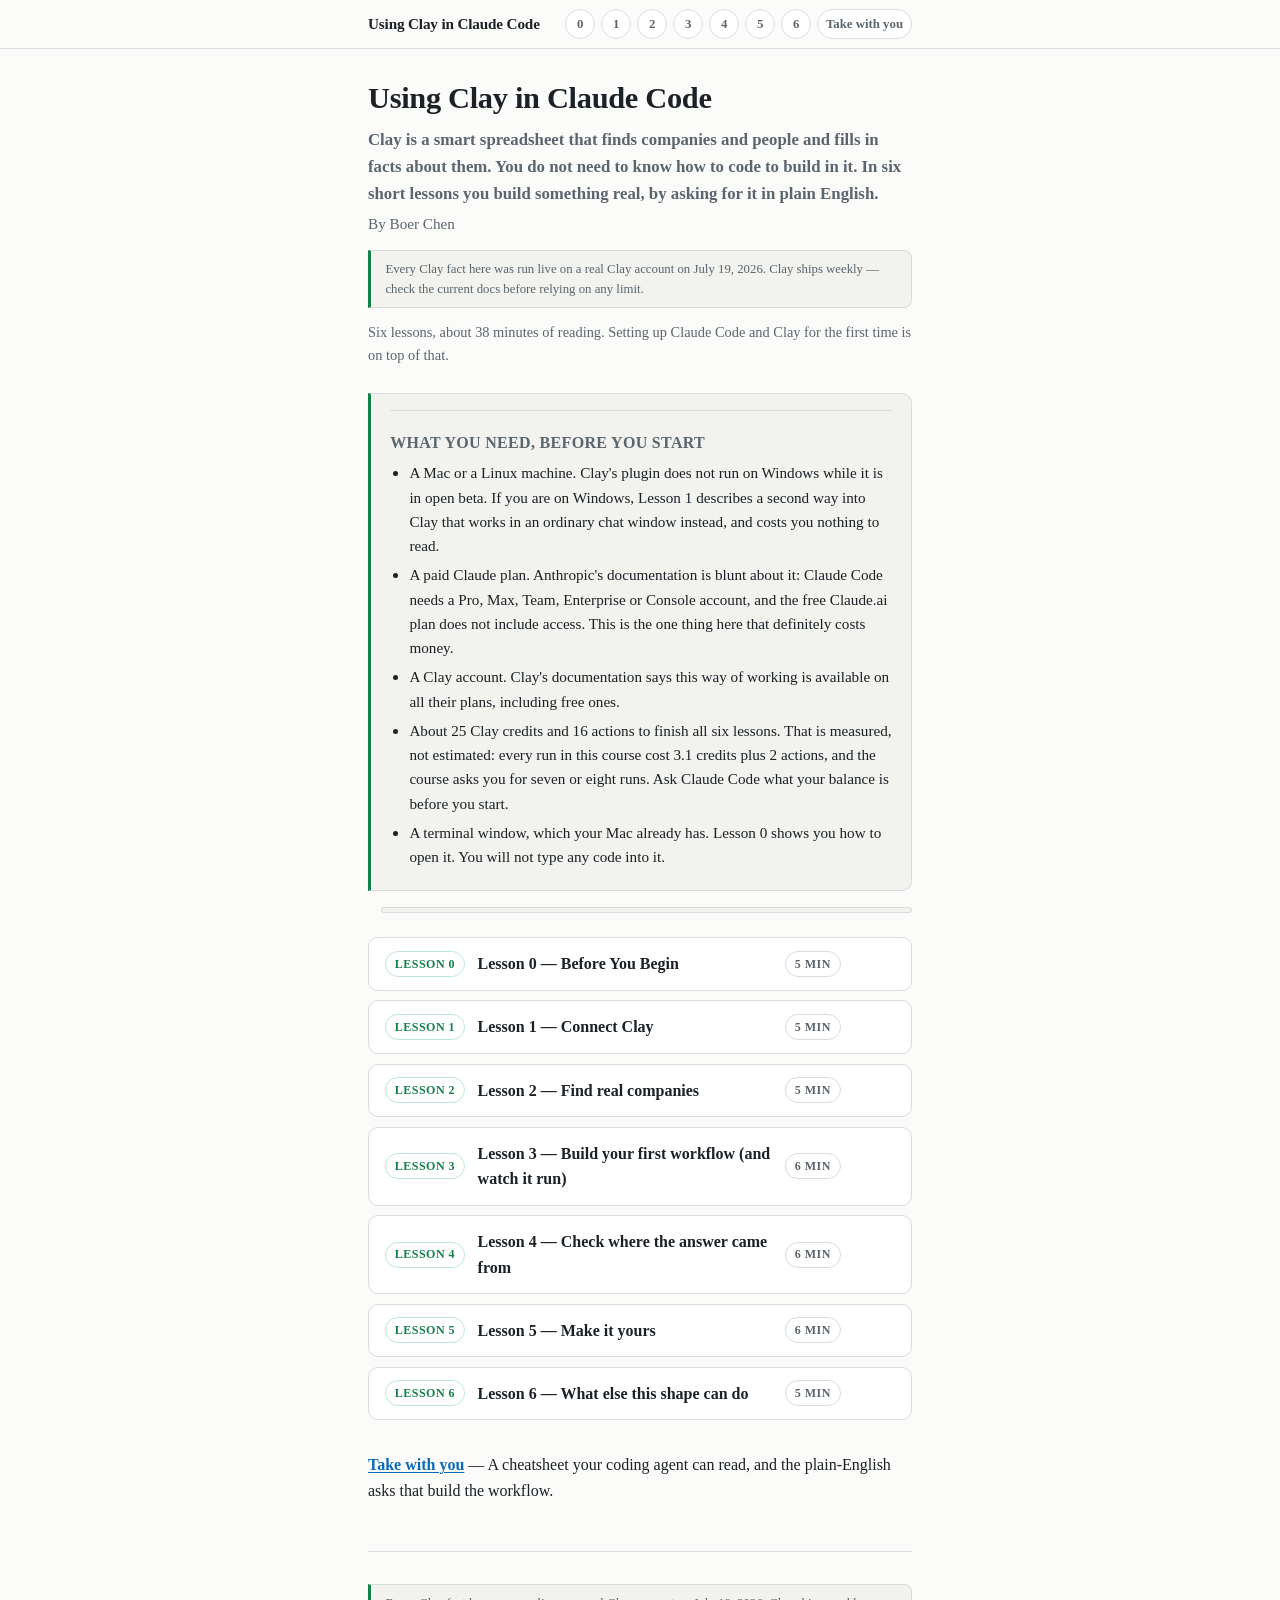
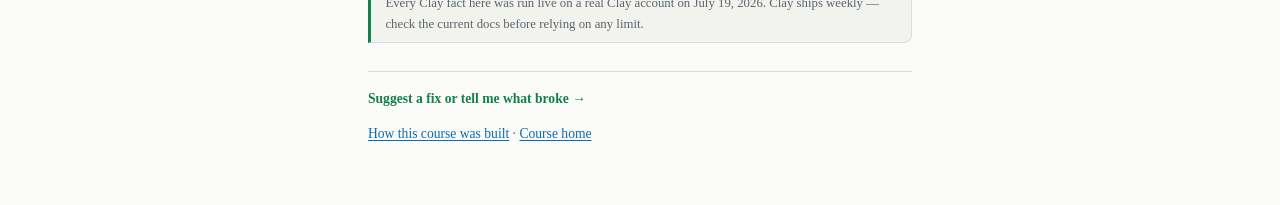
<file: docs/index.html>
<!DOCTYPE html>
<html lang="en">
<head>
<meta charset="utf-8">
<meta name="viewport" content="width=device-width, initial-scale=1">
<title>Using Clay in Claude Code</title>
<link rel="stylesheet" href="style.css">
</head>
<body class="home">
<nav class="top-nav"><div class="top-nav-inner"><a class="brand" href="index.html">Using Clay in Claude Code</a><div class="nav-pills" aria-label="Lessons"><a class="nav-pill" data-lesson="0" href="lesson-0.html" title="Lesson 0">0</a><a class="nav-pill" data-lesson="1" href="lesson-1.html" title="Lesson 1">1</a><a class="nav-pill" data-lesson="2" href="lesson-2.html" title="Lesson 2">2</a><a class="nav-pill" data-lesson="3" href="lesson-3.html" title="Lesson 3">3</a><a class="nav-pill" data-lesson="4" href="lesson-4.html" title="Lesson 4">4</a><a class="nav-pill" data-lesson="5" href="lesson-5.html" title="Lesson 5">5</a><a class="nav-pill" data-lesson="6" href="lesson-6.html" title="Lesson 6">6</a><a class="nav-pill nav-pill-text" href="gift.html">Take with you</a></div></div></nav>
<main class="landing">
<header class="landing-header">
<h1>Using Clay in Claude Code</h1>
<p class="subtitle">Clay is a smart spreadsheet that finds companies and people and fills in facts about them. You do not need to know how to code to build in it. In six short lessons you build something real, by asking for it in plain English.</p>
<p class="byline">By Boer Chen</p>
<p class="banner">Every Clay fact here was run live on a real Clay account on July 19, 2026. Clay ships weekly — check the current docs before relying on any limit.</p>
<p class="total-time">Six lessons, about 38 minutes of reading. Setting up Claude Code and Clay for the first time is on top of that.</p>
<section class="prereqs"><h2>What you need, before you start</h2><ul><li>A Mac or a Linux machine. Clay&#x27;s plugin does not run on Windows while it is in open beta. If you are on Windows, Lesson 1 describes a second way into Clay that works in an ordinary chat window instead, and costs you nothing to read.</li><li>A paid Claude plan. Anthropic&#x27;s documentation is blunt about it: Claude Code needs a Pro, Max, Team, Enterprise or Console account, and the free Claude.ai plan does not include access. This is the one thing here that definitely costs money.</li><li>A Clay account. Clay&#x27;s documentation says this way of working is available on all their plans, including free ones.</li><li>About 25 Clay credits and 16 actions to finish all six lessons. That is measured, not estimated: every run in this course cost 3.1 credits plus 2 actions, and the course asks you for seven or eight runs. Ask Claude Code what your balance is before you start.</li><li>A terminal window, which your Mac already has. Lesson 0 shows you how to open it. You will not type any code into it.</li></ul></section>
<div class="course-progress" id="course-progress" hidden>
<span class="course-progress-label"></span>
<span class="course-progress-track"><span class="course-progress-fill"></span></span>
</div>
</header>
<ol class="lesson-list" start="0">
<li class="lesson-card">
<a href="lesson-0.html">
<span class="badge badge-num">Lesson 0</span>
<span class="card-title">Lesson 0 — Before You Begin</span>
<span class="badge badge-time">5 min</span>
<span class="progress-chip" data-lesson="0"></span>
</a>
</li>
<li class="lesson-card">
<a href="lesson-1.html">
<span class="badge badge-num">Lesson 1</span>
<span class="card-title">Lesson 1 — Connect Clay</span>
<span class="badge badge-time">5 min</span>
<span class="progress-chip" data-lesson="1"></span>
</a>
</li>
<li class="lesson-card">
<a href="lesson-2.html">
<span class="badge badge-num">Lesson 2</span>
<span class="card-title">Lesson 2 — Find real companies</span>
<span class="badge badge-time">5 min</span>
<span class="progress-chip" data-lesson="2"></span>
</a>
</li>
<li class="lesson-card">
<a href="lesson-3.html">
<span class="badge badge-num">Lesson 3</span>
<span class="card-title">Lesson 3 — Build your first workflow (and watch it run)</span>
<span class="badge badge-time">6 min</span>
<span class="progress-chip" data-lesson="3"></span>
</a>
</li>
<li class="lesson-card">
<a href="lesson-4.html">
<span class="badge badge-num">Lesson 4</span>
<span class="card-title">Lesson 4 — Check where the answer came from</span>
<span class="badge badge-time">6 min</span>
<span class="progress-chip" data-lesson="4"></span>
</a>
</li>
<li class="lesson-card">
<a href="lesson-5.html">
<span class="badge badge-num">Lesson 5</span>
<span class="card-title">Lesson 5 — Make it yours</span>
<span class="badge badge-time">6 min</span>
<span class="progress-chip" data-lesson="5"></span>
</a>
</li>
<li class="lesson-card">
<a href="lesson-6.html">
<span class="badge badge-num">Lesson 6</span>
<span class="card-title">Lesson 6 — What else this shape can do</span>
<span class="badge badge-time">5 min</span>
<span class="progress-chip" data-lesson="6"></span>
</a>
</li>
</ol>
<section class="landing-extras"><p><a class="sop-link" href="gift.html">Take with you</a> — A cheatsheet your coding agent can read, and the plain-English asks that build the workflow.</p></section>
<footer class="site-footer">
<p class="banner">Every Clay fact here was run live on a real Clay account on July 19, 2026. Clay ships weekly — check the current docs before relying on any limit.</p>
<div class="feedback">
<a class="feedback-link" href="https://forms.gle/tWV7KC5qhFK3eYji7" target="_blank" rel="noopener">Suggest a fix or tell me what broke &rarr;</a>
</div>
<p><a href="colophon.html">How this course was built</a> &middot; <a href="index.html">Course home</a></p>
</footer>
</main>
<script src="quiz.js"></script>
<script src="interactions.js"></script>
</body>
</html>
</file>
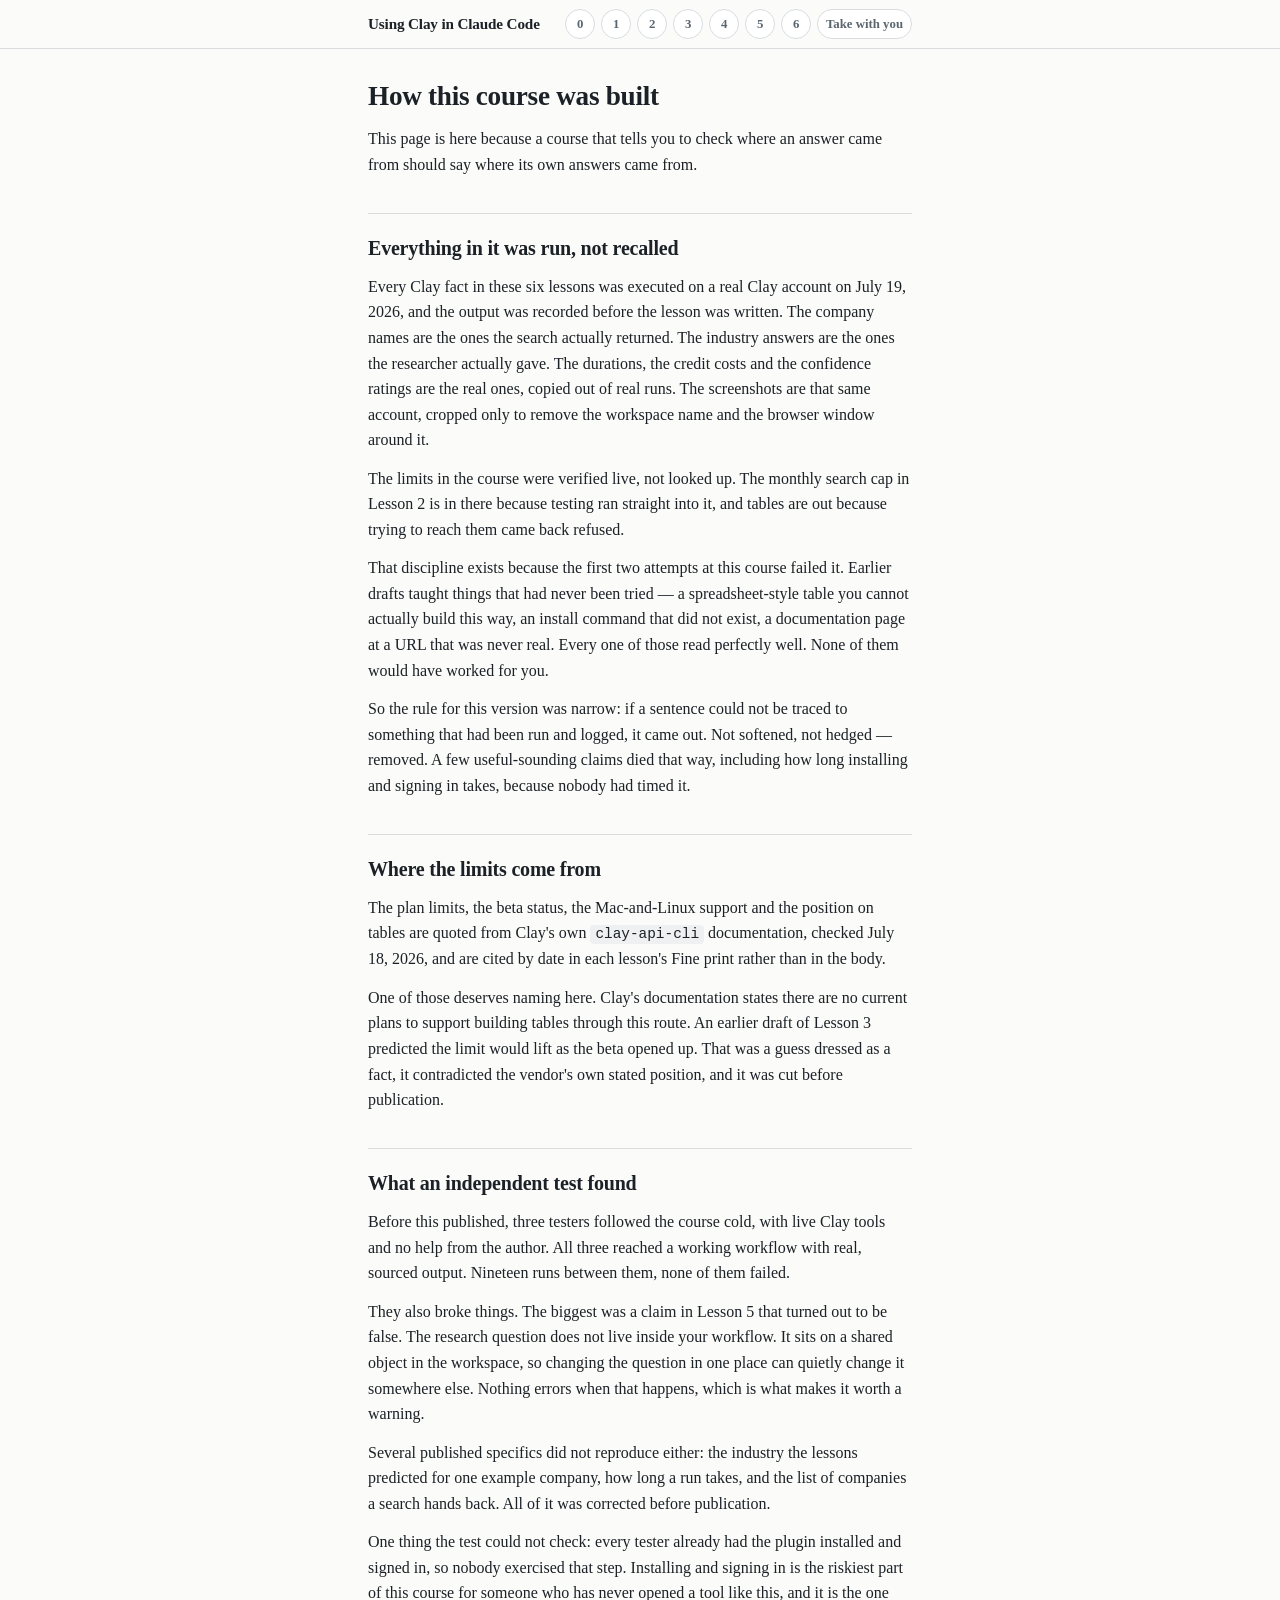
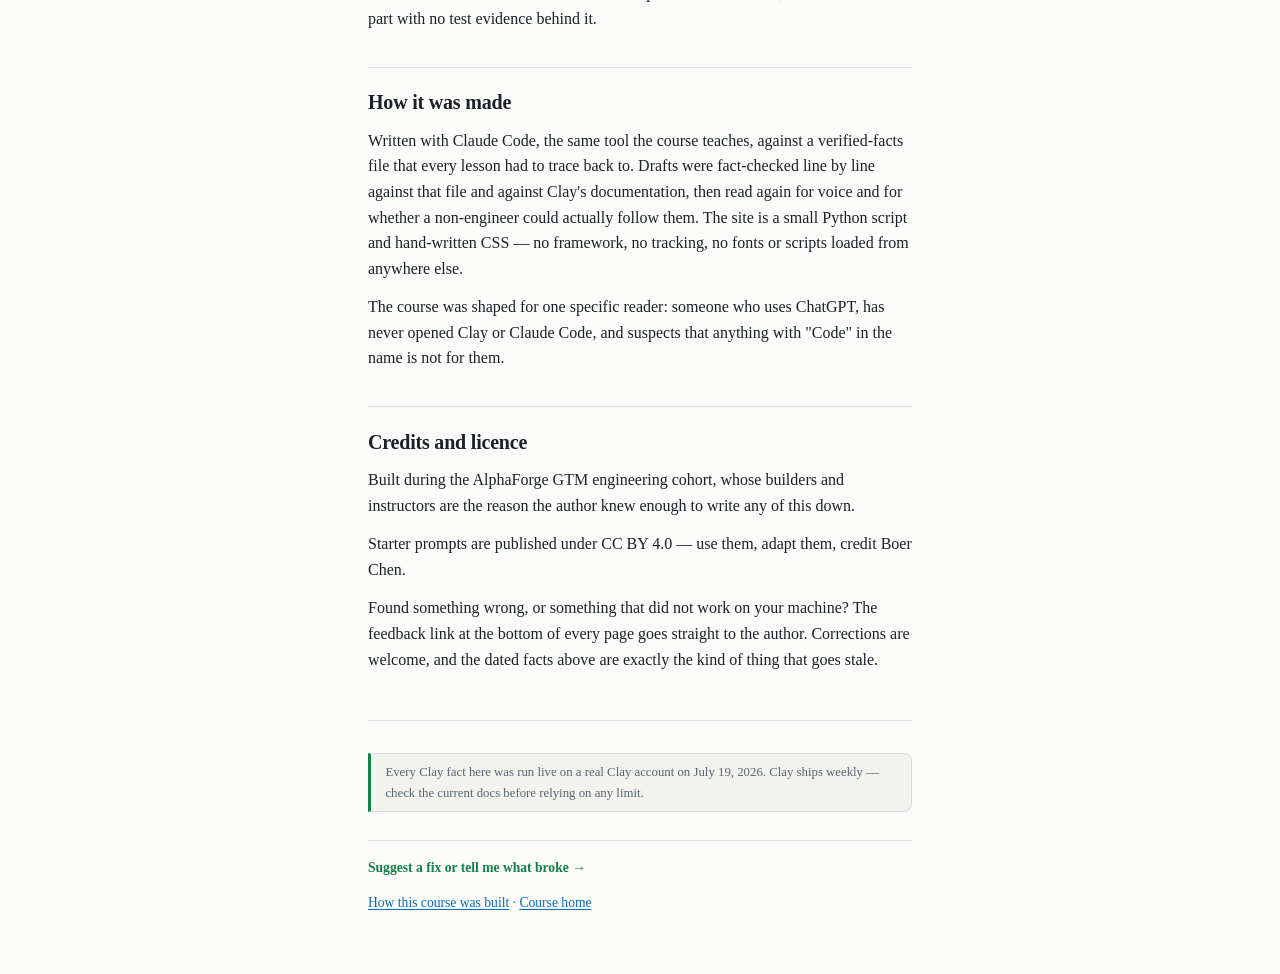
<file: docs/colophon.html>
<!DOCTYPE html>
<html lang="en">
<head>
<meta charset="utf-8">
<meta name="viewport" content="width=device-width, initial-scale=1">
<title>How this course was built · Using Clay in Claude Code</title>
<link rel="stylesheet" href="style.css">
</head>
<body class="">
<nav class="top-nav"><div class="top-nav-inner"><a class="brand" href="index.html">Using Clay in Claude Code</a><div class="nav-pills" aria-label="Lessons"><a class="nav-pill" data-lesson="0" href="lesson-0.html" title="Lesson 0">0</a><a class="nav-pill" data-lesson="1" href="lesson-1.html" title="Lesson 1">1</a><a class="nav-pill" data-lesson="2" href="lesson-2.html" title="Lesson 2">2</a><a class="nav-pill" data-lesson="3" href="lesson-3.html" title="Lesson 3">3</a><a class="nav-pill" data-lesson="4" href="lesson-4.html" title="Lesson 4">4</a><a class="nav-pill" data-lesson="5" href="lesson-5.html" title="Lesson 5">5</a><a class="nav-pill" data-lesson="6" href="lesson-6.html" title="Lesson 6">6</a><a class="nav-pill nav-pill-text" href="gift.html">Take with you</a></div></div></nav>
<main class="lesson">
<header class="lesson-header">
<h1>How this course was built</h1>
</header>
<article class="lesson-body">
<p>This page is here because a course that tells you to check where an answer came from should say where its own answers came from.</p>
<h2>Everything in it was run, not recalled</h2>
<p>Every Clay fact in these six lessons was executed on a real Clay account on July 19, 2026, and the output was recorded before the lesson was written. The company names are the ones the search actually returned. The industry answers are the ones the researcher actually gave. The durations, the credit costs and the confidence ratings are the real ones, copied out of real runs. The screenshots are that same account, cropped only to remove the workspace name and the browser window around it.</p>
<p>The limits in the course were verified live, not looked up. The monthly search cap in Lesson 2 is in there because testing ran straight into it, and tables are out because trying to reach them came back refused.</p>
<p>That discipline exists because the first two attempts at this course failed it. Earlier drafts taught things that had never been tried — a spreadsheet-style table you cannot actually build this way, an install command that did not exist, a documentation page at a URL that was never real. Every one of those read perfectly well. None of them would have worked for you.</p>
<p>So the rule for this version was narrow: if a sentence could not be traced to something that had been run and logged, it came out. Not softened, not hedged — removed. A few useful-sounding claims died that way, including how long installing and signing in takes, because nobody had timed it.</p>
<h2>Where the limits come from</h2>
<p>The plan limits, the beta status, the Mac-and-Linux support and the position on tables are quoted from Clay's own <code>clay-api-cli</code> documentation, checked July 18, 2026, and are cited by date in each lesson's Fine print rather than in the body.</p>
<p>One of those deserves naming here. Clay's documentation states there are no current plans to support building tables through this route. An earlier draft of Lesson 3 predicted the limit would lift as the beta opened up. That was a guess dressed as a fact, it contradicted the vendor's own stated position, and it was cut before publication.</p>
<h2>What an independent test found</h2>
<p>Before this published, three testers followed the course cold, with live Clay tools and no help from the author. All three reached a working workflow with real, sourced output. Nineteen runs between them, none of them failed.</p>
<p>They also broke things. The biggest was a claim in Lesson 5 that turned out to be false. The research question does not live inside your workflow. It sits on a shared object in the workspace, so changing the question in one place can quietly change it somewhere else. Nothing errors when that happens, which is what makes it worth a warning.</p>
<p>Several published specifics did not reproduce either: the industry the lessons predicted for one example company, how long a run takes, and the list of companies a search hands back. All of it was corrected before publication.</p>
<p>One thing the test could not check: every tester already had the plugin installed and signed in, so nobody exercised that step. Installing and signing in is the riskiest part of this course for someone who has never opened a tool like this, and it is the one part with no test evidence behind it.</p>
<h2>How it was made</h2>
<p>Written with Claude Code, the same tool the course teaches, against a verified-facts file that every lesson had to trace back to. Drafts were fact-checked line by line against that file and against Clay's documentation, then read again for voice and for whether a non-engineer could actually follow them. The site is a small Python script and hand-written CSS — no framework, no tracking, no fonts or scripts loaded from anywhere else.</p>
<p>The course was shaped for one specific reader: someone who uses ChatGPT, has never opened Clay or Claude Code, and suspects that anything with "Code" in the name is not for them.</p>
<h2>Credits and licence</h2>
<p>Built during the AlphaForge GTM engineering cohort, whose builders and instructors are the reason the author knew enough to write any of this down.</p>
<p>Starter prompts are published under CC BY 4.0 — use them, adapt them, credit Boer Chen.</p>
<p>Found something wrong, or something that did not work on your machine? The feedback link at the bottom of every page goes straight to the author. Corrections are welcome, and the dated facts above are exactly the kind of thing that goes stale.</p>
</article>
<footer class="site-footer">
<p class="banner">Every Clay fact here was run live on a real Clay account on July 19, 2026. Clay ships weekly — check the current docs before relying on any limit.</p>
<div class="feedback">
<a class="feedback-link" href="https://forms.gle/tWV7KC5qhFK3eYji7" target="_blank" rel="noopener">Suggest a fix or tell me what broke &rarr;</a>
</div>
<p><a href="colophon.html">How this course was built</a> &middot; <a href="index.html">Course home</a></p>
</footer>
</main>
<script src="quiz.js"></script>
<script src="interactions.js"></script>
</body>
</html>
</file>
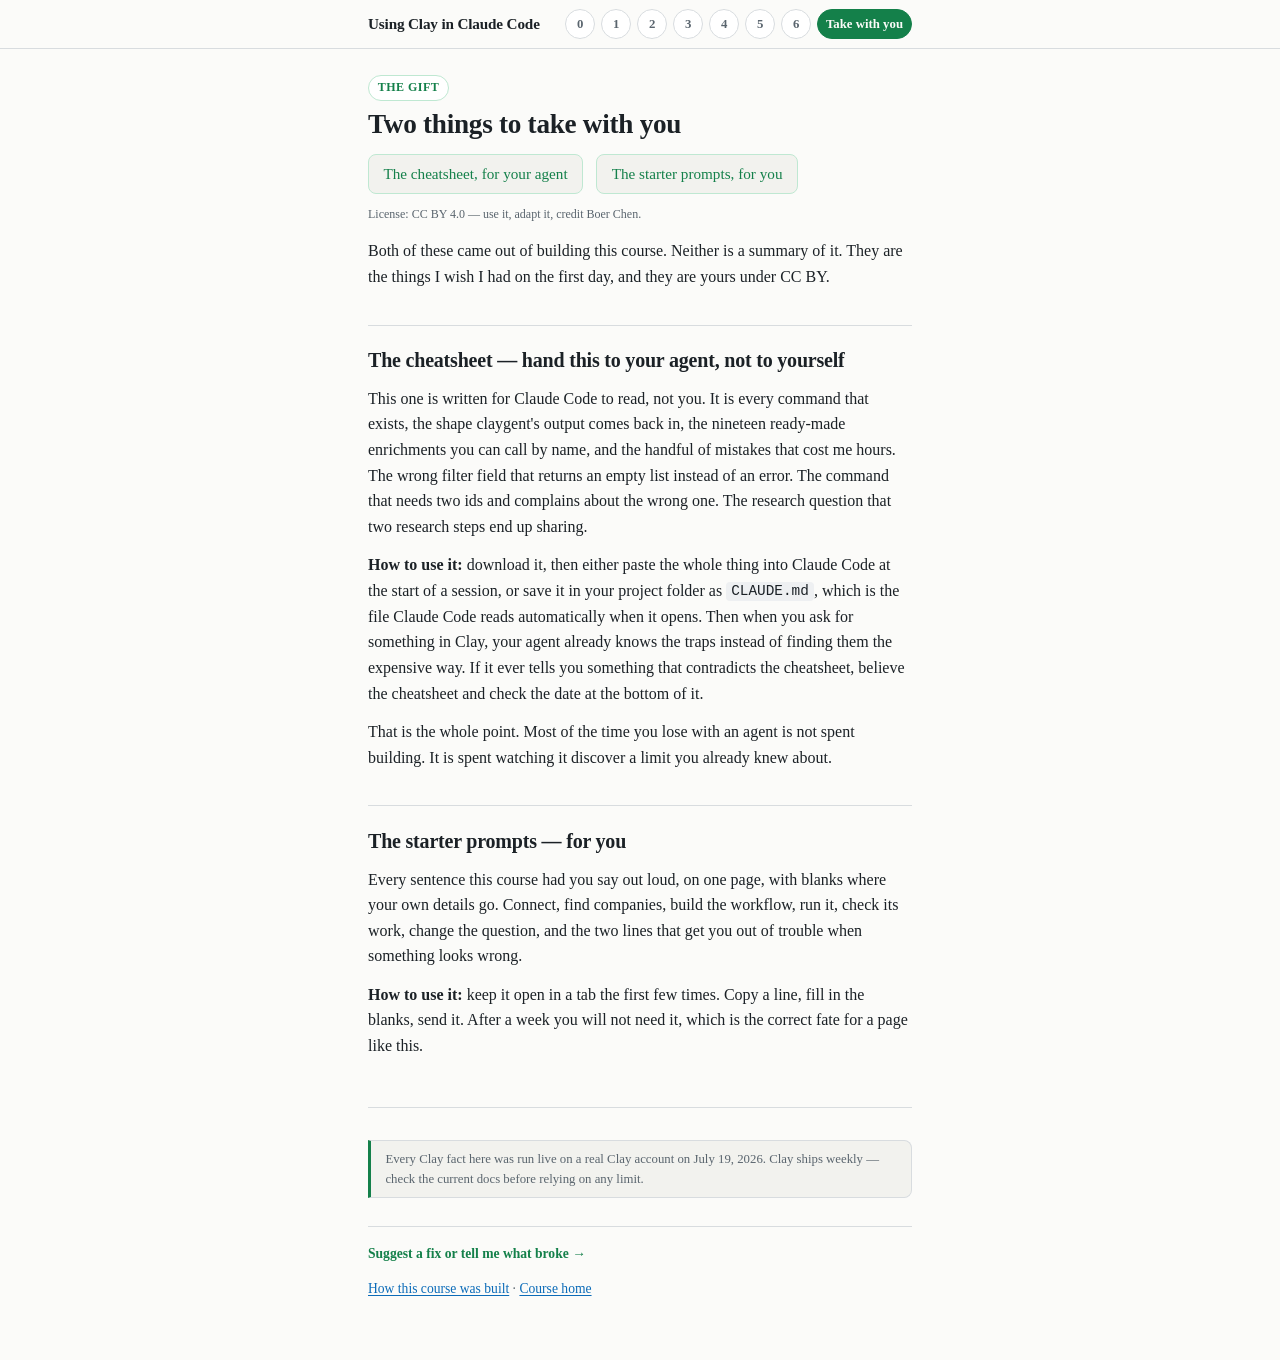
<file: docs/gift.html>
<!DOCTYPE html>
<html lang="en">
<head>
<meta charset="utf-8">
<meta name="viewport" content="width=device-width, initial-scale=1">
<title>Two things to take with you · Using Clay in Claude Code</title>
<link rel="stylesheet" href="style.css">
</head>
<body class="">
<nav class="top-nav"><div class="top-nav-inner"><a class="brand" href="index.html">Using Clay in Claude Code</a><div class="nav-pills" aria-label="Lessons"><a class="nav-pill" data-lesson="0" href="lesson-0.html" title="Lesson 0">0</a><a class="nav-pill" data-lesson="1" href="lesson-1.html" title="Lesson 1">1</a><a class="nav-pill" data-lesson="2" href="lesson-2.html" title="Lesson 2">2</a><a class="nav-pill" data-lesson="3" href="lesson-3.html" title="Lesson 3">3</a><a class="nav-pill" data-lesson="4" href="lesson-4.html" title="Lesson 4">4</a><a class="nav-pill" data-lesson="5" href="lesson-5.html" title="Lesson 5">5</a><a class="nav-pill" data-lesson="6" href="lesson-6.html" title="Lesson 6">6</a><a class="nav-pill nav-pill-text pill-current" href="gift.html" aria-current="page">Take with you</a></div></div></nav>
<main class="lesson">
<header class="lesson-header">
<p class="lesson-badges"><span class="badge badge-num">The gift</span></p>
<h1>Two things to take with you</h1>
<p class="download"><a class="gift-download" href="clay-agent-cheatsheet.md" download>The cheatsheet, for your agent</a> <a class="gift-download" href="starter-prompts.md" download>The starter prompts, for you</a><br><small class="license-line">License: CC BY 4.0 — use it, adapt it, credit Boer Chen.</small></p>
</header>
<article class="lesson-body">
<p>Both of these came out of building this course. Neither is a summary of it. They are the things I wish I had on the first day, and they are yours under CC BY.</p>
<h2>The cheatsheet — hand this to your agent, not to yourself</h2>
<p>This one is written for Claude Code to read, not you. It is every command that exists, the shape claygent's output comes back in, the nineteen ready-made enrichments you can call by name, and the handful of mistakes that cost me hours. The wrong filter field that returns an empty list instead of an error. The command that needs two ids and complains about the wrong one. The research question that two research steps end up sharing.</p>
<p><strong>How to use it:</strong> download it, then either paste the whole thing into Claude Code at the start of a session, or save it in your project folder as <code>CLAUDE.md</code>, which is the file Claude Code reads automatically when it opens. Then when you ask for something in Clay, your agent already knows the traps instead of finding them the expensive way. If it ever tells you something that contradicts the cheatsheet, believe the cheatsheet and check the date at the bottom of it.</p>
<p>That is the whole point. Most of the time you lose with an agent is not spent building. It is spent watching it discover a limit you already knew about.</p>
<h2>The starter prompts — for you</h2>
<p>Every sentence this course had you say out loud, on one page, with blanks where your own details go. Connect, find companies, build the workflow, run it, check its work, change the question, and the two lines that get you out of trouble when something looks wrong.</p>
<p><strong>How to use it:</strong> keep it open in a tab the first few times. Copy a line, fill in the blanks, send it. After a week you will not need it, which is the correct fate for a page like this.</p>
</article>
<footer class="site-footer">
<p class="banner">Every Clay fact here was run live on a real Clay account on July 19, 2026. Clay ships weekly — check the current docs before relying on any limit.</p>
<div class="feedback">
<a class="feedback-link" href="https://forms.gle/tWV7KC5qhFK3eYji7" target="_blank" rel="noopener">Suggest a fix or tell me what broke &rarr;</a>
</div>
<p><a href="colophon.html">How this course was built</a> &middot; <a href="index.html">Course home</a></p>
</footer>
</main>
<script src="quiz.js"></script>
<script src="interactions.js"></script>
</body>
</html>
</file>
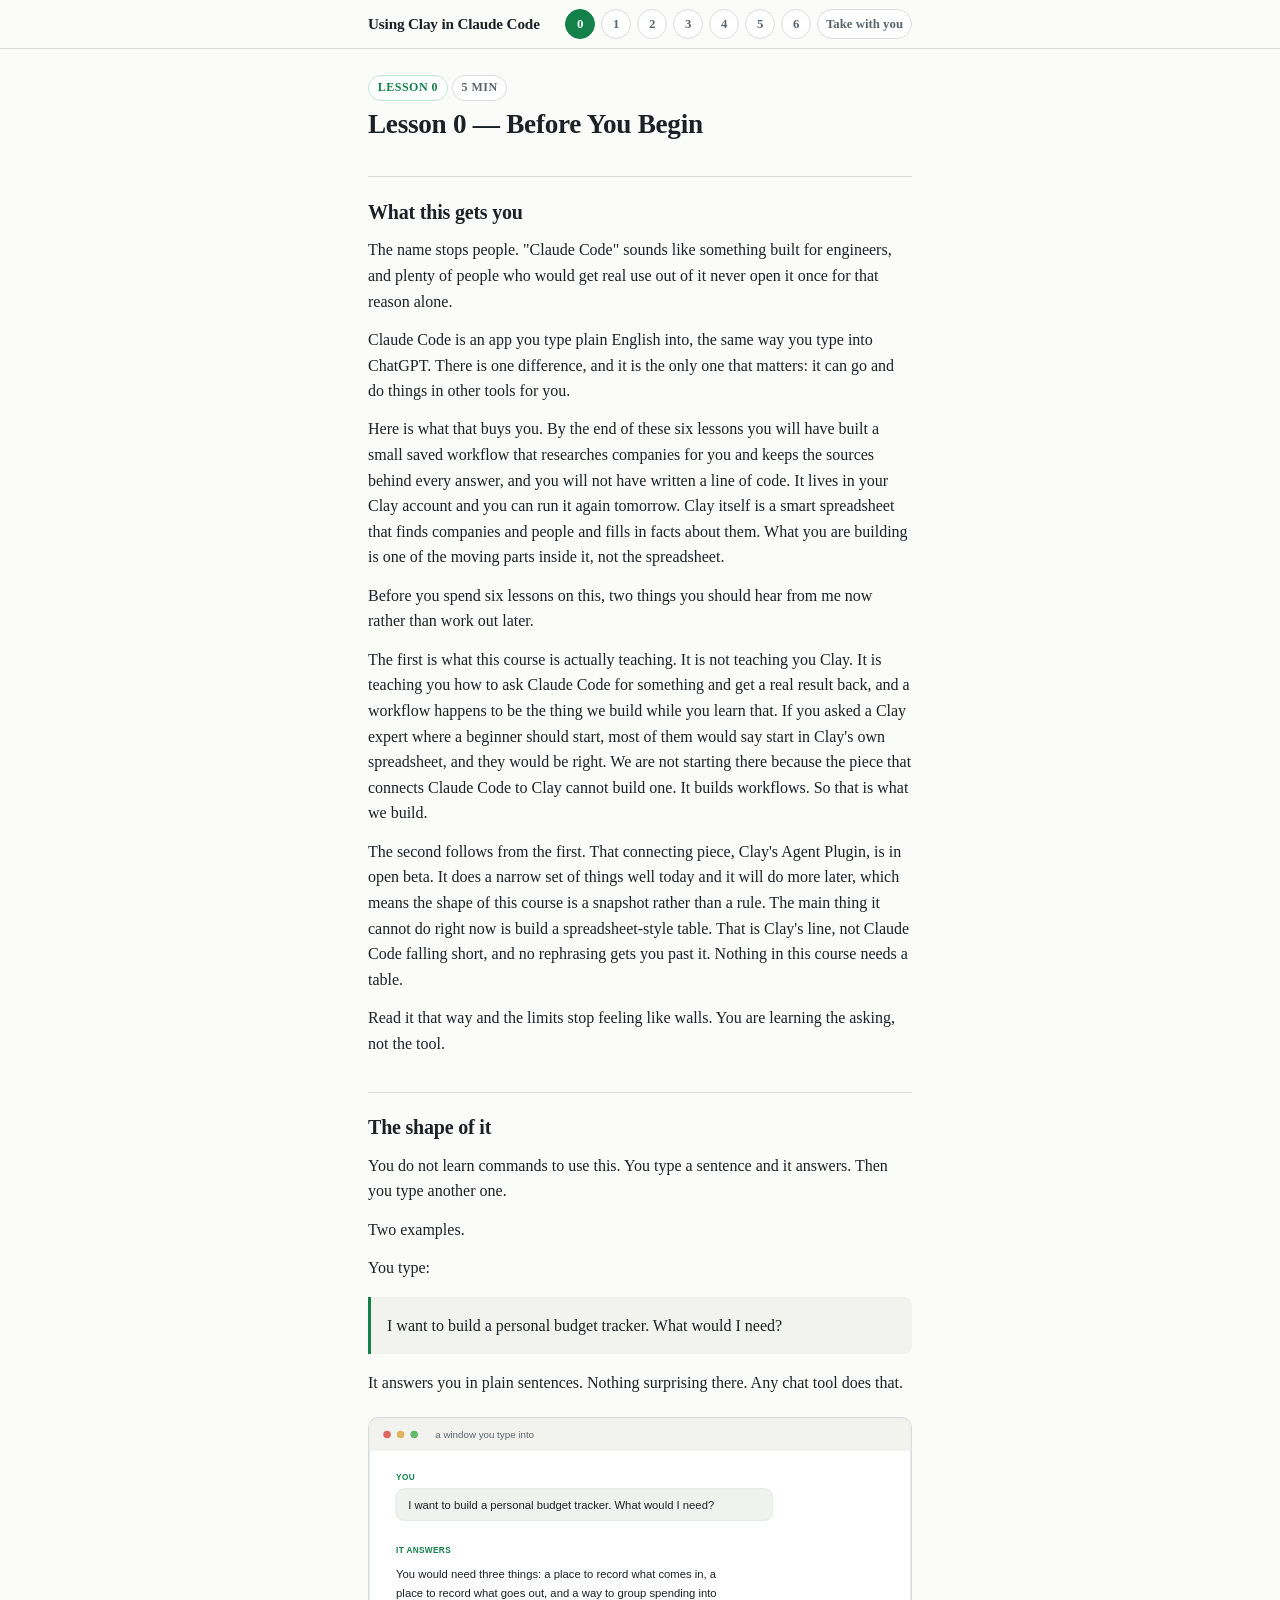
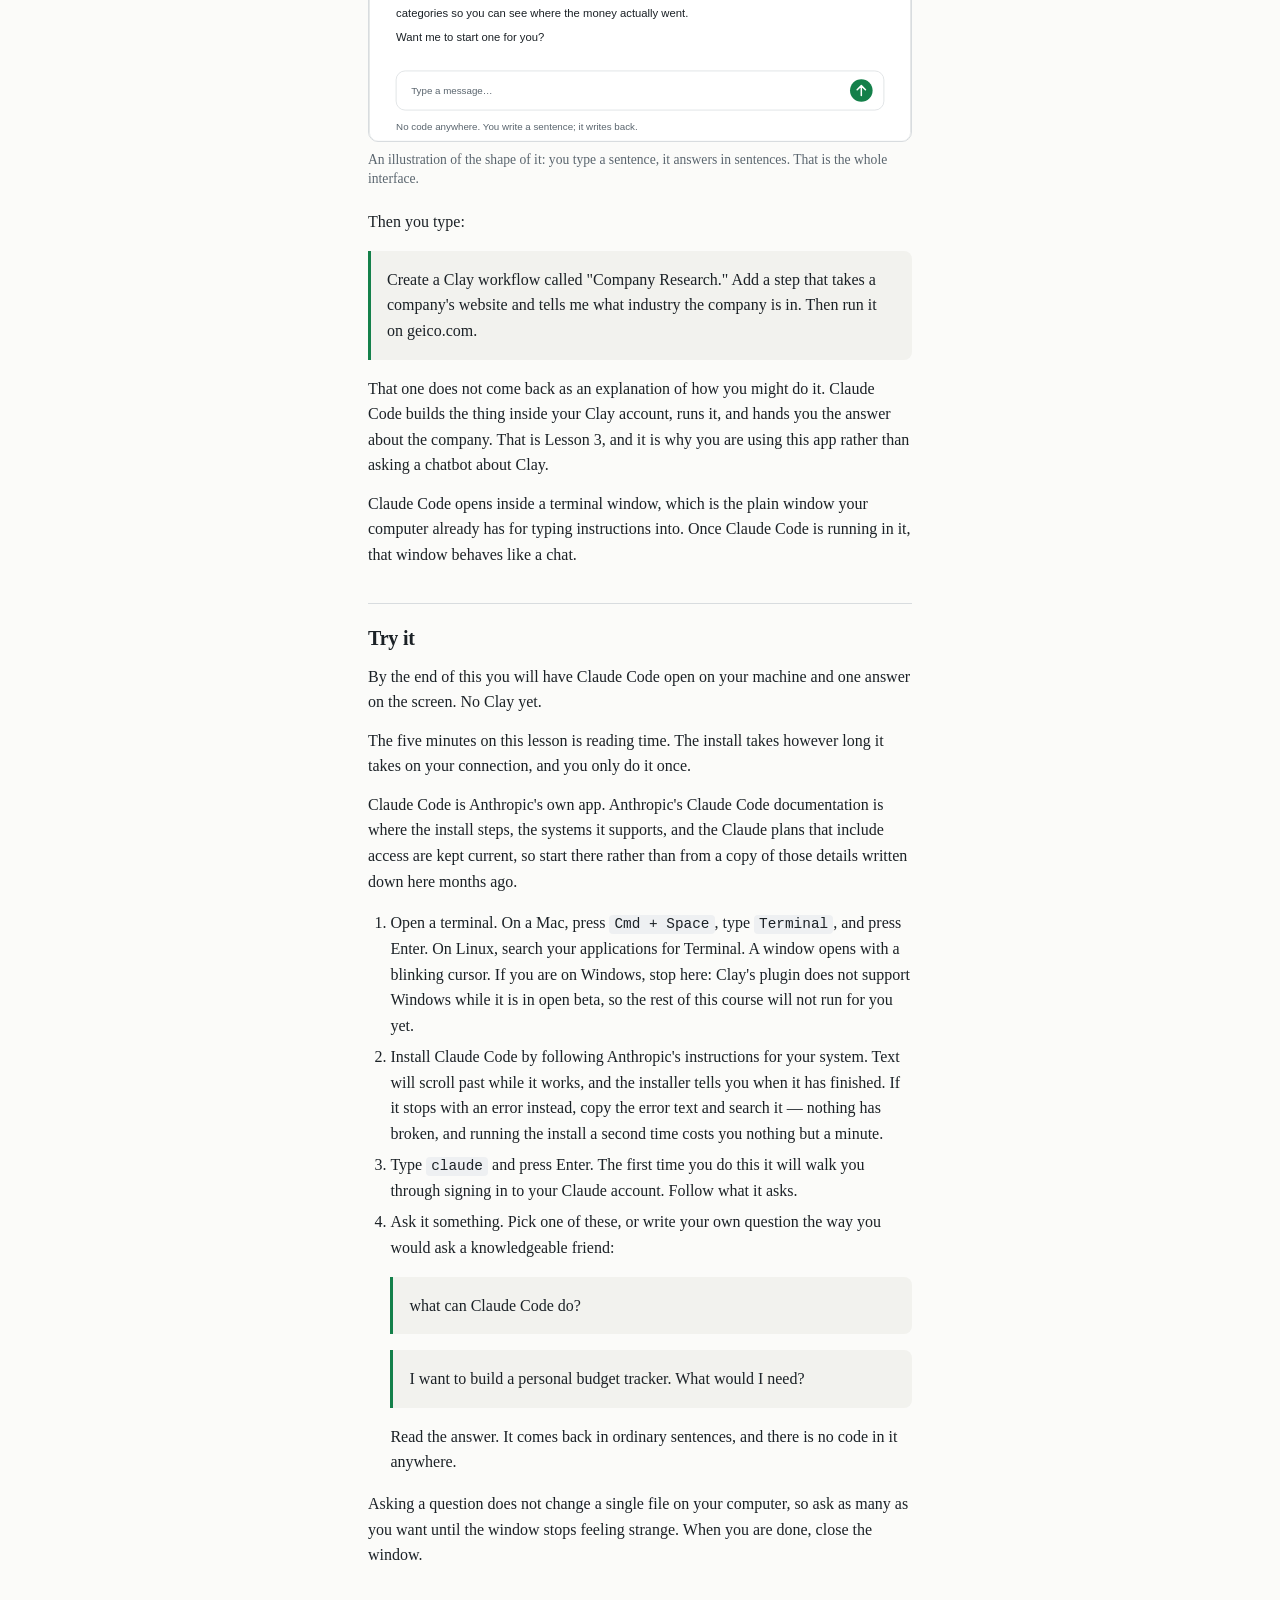
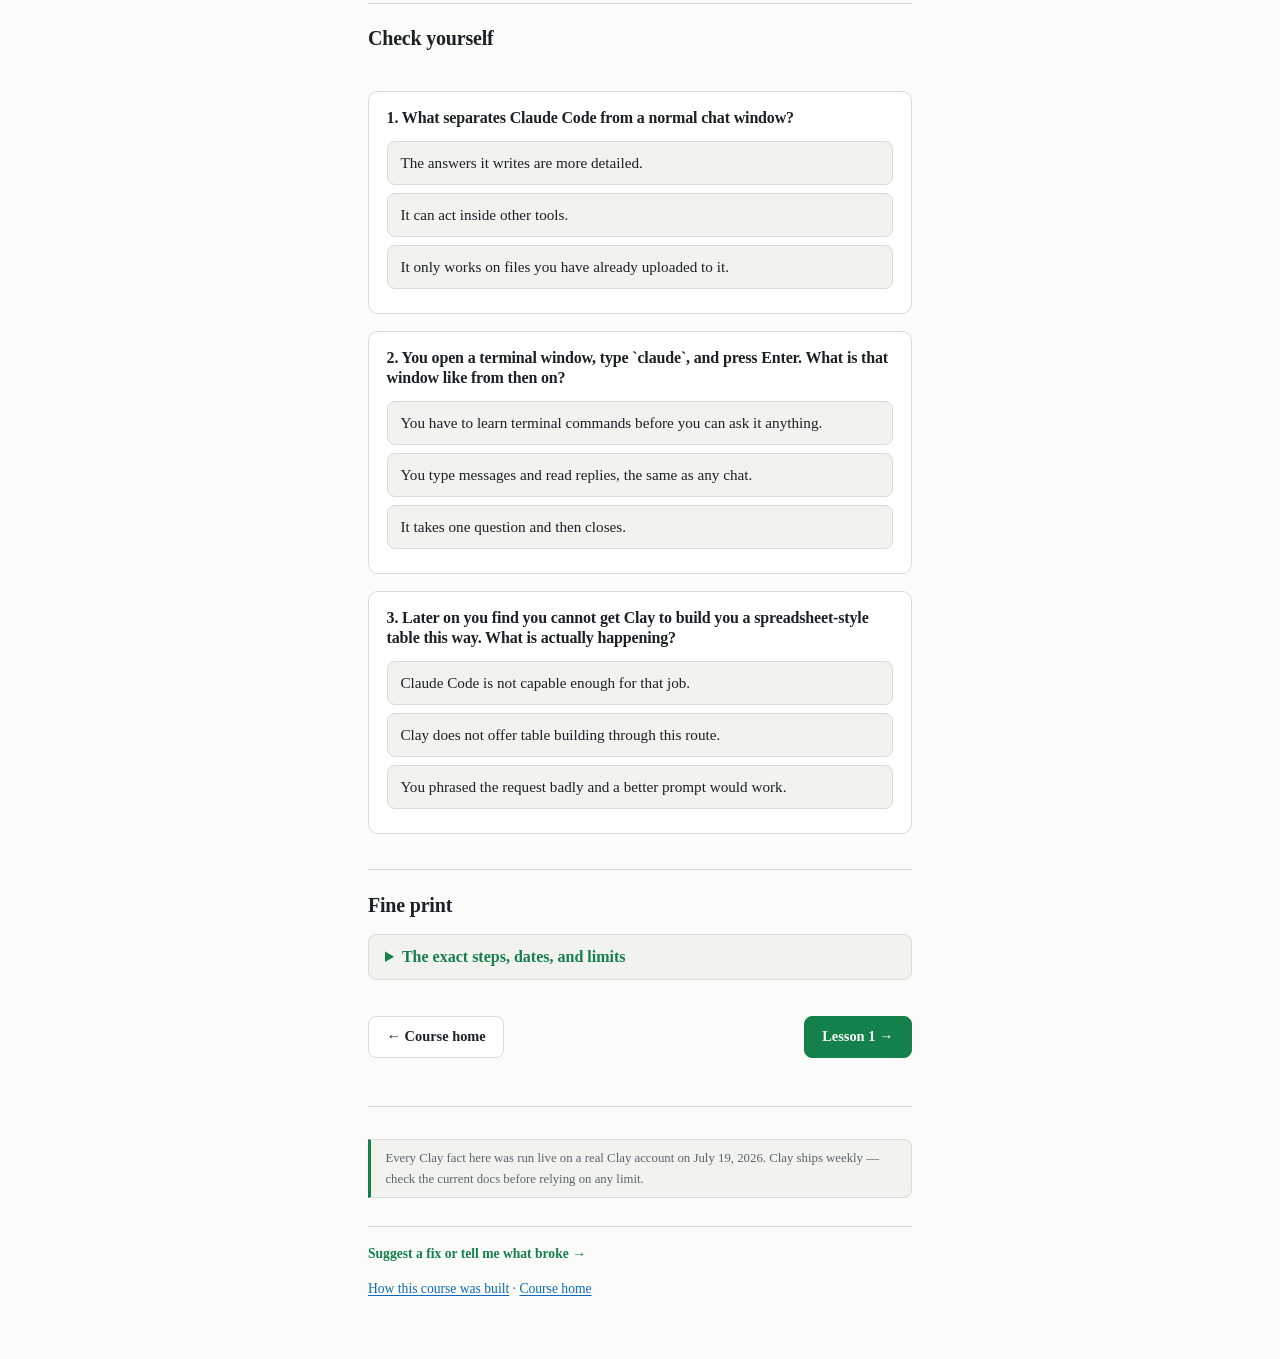
<file: docs/lesson-0.html>
<!DOCTYPE html>
<html lang="en">
<head>
<meta charset="utf-8">
<meta name="viewport" content="width=device-width, initial-scale=1">
<title>Lesson 0 — Before You Begin · Using Clay in Claude Code</title>
<link rel="stylesheet" href="style.css">
</head>
<body class="">
<nav class="top-nav"><div class="top-nav-inner"><a class="brand" href="index.html">Using Clay in Claude Code</a><div class="nav-pills" aria-label="Lessons"><a class="nav-pill pill-current" data-lesson="0" href="lesson-0.html" title="Lesson 0" aria-current="page">0</a><a class="nav-pill" data-lesson="1" href="lesson-1.html" title="Lesson 1">1</a><a class="nav-pill" data-lesson="2" href="lesson-2.html" title="Lesson 2">2</a><a class="nav-pill" data-lesson="3" href="lesson-3.html" title="Lesson 3">3</a><a class="nav-pill" data-lesson="4" href="lesson-4.html" title="Lesson 4">4</a><a class="nav-pill" data-lesson="5" href="lesson-5.html" title="Lesson 5">5</a><a class="nav-pill" data-lesson="6" href="lesson-6.html" title="Lesson 6">6</a><a class="nav-pill nav-pill-text" href="gift.html">Take with you</a></div></div></nav>
<main class="lesson">
<header class="lesson-header">
<p class="lesson-badges"><span class="badge badge-num">Lesson 0</span> <span class="badge badge-time">5 min</span></p>
<h1>Lesson 0 — Before You Begin</h1>
</header>
<article class="lesson-body">
<h2>What this gets you</h2>
<p>The name stops people. "Claude Code" sounds like something built for engineers, and plenty of people who would get real use out of it never open it once for that reason alone.</p>
<p>Claude Code is an app you type plain English into, the same way you type into ChatGPT. There is one difference, and it is the only one that matters: it can go and do things in other tools for you.</p>
<p>Here is what that buys you. By the end of these six lessons you will have built a small saved workflow that researches companies for you and keeps the sources behind every answer, and you will not have written a line of code. It lives in your Clay account and you can run it again tomorrow. Clay itself is a smart spreadsheet that finds companies and people and fills in facts about them. What you are building is one of the moving parts inside it, not the spreadsheet.</p>
<p>Before you spend six lessons on this, two things you should hear from me now rather than work out later.</p>
<p>The first is what this course is actually teaching. It is not teaching you Clay. It is teaching you how to ask Claude Code for something and get a real result back, and a workflow happens to be the thing we build while you learn that. If you asked a Clay expert where a beginner should start, most of them would say start in Clay's own spreadsheet, and they would be right. We are not starting there because the piece that connects Claude Code to Clay cannot build one. It builds workflows. So that is what we build.</p>
<p>The second follows from the first. That connecting piece, Clay's Agent Plugin, is in open beta. It does a narrow set of things well today and it will do more later, which means the shape of this course is a snapshot rather than a rule. The main thing it cannot do right now is build a spreadsheet-style table. That is Clay's line, not Claude Code falling short, and no rephrasing gets you past it. Nothing in this course needs a table.</p>
<p>Read it that way and the limits stop feeling like walls. You are learning the asking, not the tool.</p>
<h2>The shape of it</h2>
<p>You do not learn commands to use this. You type a sentence and it answers. Then you type another one.</p>
<p>Two examples.</p>
<p>You type:</p>
<blockquote><p>I want to build a personal budget tracker. What would I need?</p></blockquote>
<p>It answers you in plain sentences. Nothing surprising there. Any chat tool does that.</p>
<figure class="shot shot-inline"><svg xmlns="http://www.w3.org/2000/svg" viewBox="0 0 720 430" role="img" aria-label="Illustration of a chat-style interface: a typed question in plain English and a reply written in ordinary sentences, with a message box at the bottom.">
  <defs>
    <style>
      .win   { fill: #ffffff; stroke: #d8dcdf; stroke-width: 1; }
      .bar   { fill: #f2f2ee; }
      .ink   { fill: #1b2126; font-family: -apple-system, "Segoe UI", Helvetica, Arial, sans-serif; font-size: 15px; }
      .mut   { fill: #5a656e; font-family: -apple-system, "Segoe UI", Helvetica, Arial, sans-serif; font-size: 13px; }
      .you   { fill: #eef3f0; stroke: #dbe5df; stroke-width: 1; }
      .field { fill: #ffffff; stroke: #d8dcdf; stroke-width: 1; }
      .lbl   { fill: #14804a; font-family: -apple-system, "Segoe UI", Helvetica, Arial, sans-serif; font-size: 11px; font-weight: 600; letter-spacing: 0.04em; }
    </style>
  </defs>

  <rect x="0.5" y="0.5" width="719" height="429" rx="12" class="win"/>
  <path d="M0.5 12.5A12 12 0 0 1 12.5 0.5h695A12 12 0 0 1 719.5 12.5V44H0.5Z" class="bar"/>
  <circle cx="24" cy="22" r="5" fill="#e0655f"/>
  <circle cx="42" cy="22" r="5" fill="#e0b45f"/>
  <circle cx="60" cy="22" r="5" fill="#63b96b"/>

  <text x="88" y="27" class="mut">a window you type into</text>

  <text x="36" y="82" class="lbl">YOU</text>
  <rect x="36" y="94" width="500" height="42" rx="10" class="you"/>
  <text x="52" y="121" class="ink">I want to build a personal budget tracker. What would I need?</text>

  <text x="36" y="180" class="lbl">IT ANSWERS</text>
  <text x="36" y="212" class="ink">You would need three things: a place to record what comes in, a</text>
  <text x="36" y="238" class="ink">place to record what goes out, and a way to group spending into</text>
  <text x="36" y="264" class="ink">categories so you can see where the money actually went.</text>
  <text x="36" y="296" class="ink">Want me to start one for you?</text>

  <rect x="36" y="336" width="648" height="52" rx="12" class="field"/>
  <text x="56" y="367" class="mut">Type a message…</text>
  <circle cx="654" cy="362" r="15" fill="#14804a"/>
  <path d="M654 355.5v13M648.5 361l5.5-5.5 5.5 5.5" stroke="#ffffff" stroke-width="2" fill="none" stroke-linecap="round" stroke-linejoin="round"/>

  <text x="36" y="414" class="mut">No code anywhere. You write a sentence; it writes back.</text>
</svg><figcaption>An illustration of the shape of it: you type a sentence, it answers in sentences. That is the whole interface.</figcaption></figure>
<p>Then you type:</p>
<blockquote><p>Create a Clay workflow called "Company Research." Add a step that takes a company's website and tells me what industry the company is in. Then run it on geico.com.</p></blockquote>
<p>That one does not come back as an explanation of how you might do it. Claude Code builds the thing inside your Clay account, runs it, and hands you the answer about the company. That is Lesson 3, and it is why you are using this app rather than asking a chatbot about Clay.</p>
<p>Claude Code opens inside a terminal window, which is the plain window your computer already has for typing instructions into. Once Claude Code is running in it, that window behaves like a chat.</p>
<h2>Try it</h2>
<p>By the end of this you will have Claude Code open on your machine and one answer on the screen. No Clay yet.</p>
<p>The five minutes on this lesson is reading time. The install takes however long it takes on your connection, and you only do it once.</p>
<p>Claude Code is Anthropic's own app. Anthropic's Claude Code documentation is where the install steps, the systems it supports, and the Claude plans that include access are kept current, so start there rather than from a copy of those details written down here months ago.</p>
<ol>
<li>Open a terminal. On a Mac, press <code>Cmd + Space</code>, type <code>Terminal</code>, and press Enter. On Linux, search your applications for Terminal. A window opens with a blinking cursor. If you are on Windows, stop here: Clay's plugin does not support Windows while it is in open beta, so the rest of this course will not run for you yet.</li>
<li>Install Claude Code by following Anthropic's instructions for your system. Text will scroll past while it works, and the installer tells you when it has finished. If it stops with an error instead, copy the error text and search it — nothing has broken, and running the install a second time costs you nothing but a minute.</li>
<li>Type <code>claude</code> and press Enter. The first time you do this it will walk you through signing in to your Claude account. Follow what it asks.</li>
<li>Ask it something. Pick one of these, or write your own question the way you would ask a knowledgeable friend:
<blockquote><p>what can Claude Code do?</p></blockquote>
<blockquote><p>I want to build a personal budget tracker. What would I need?</p></blockquote>
<p>Read the answer. It comes back in ordinary sentences, and there is no code in it anywhere.</p></li>
</ol>
<p>Asking a question does not change a single file on your computer, so ask as many as you want until the window stops feeling strange. When you are done, close the window.</p>
<h2>Check yourself</h2>
<div class="quiz-section" id="quiz-root" data-lesson="0"><noscript><p class="quiz-noscript">These questions need JavaScript to run. Nothing is scored, so if it is switched off you can safely read on.</p></noscript></div>
<h2>Fine print</h2>
<details>
<summary>The exact steps, dates, and limits</summary>
<ul>
<li>Claude Code is Anthropic's app. Its install steps, supported systems, and the Claude plans that include access are documented by Anthropic and change over time — check Anthropic's Claude Code documentation for the current version rather than trusting a copy here. Start a session by typing <code>claude</code>.</li>
<li>Clay's Agent Plugin is in open beta. Clay's CLI and API are supported on Mac and Linux; Windows is not supported in open beta (Clay docs: clay-api-cli, checked Jul 18, 2026). Lesson 1 covers what that means for you.</li>
<li>Clay's documentation states there are no current plans to support building tables through the developer platform, and that reading structured data from existing Clay tables is available on Enterprise plans only (Clay docs: clay-api-cli, checked Jul 18, 2026).</li>
<li>The Agent Plugin open beta is available on all modern Clay plans and, for a limited time, on legacy plans through the end of 2026 (Clay docs: clay-api-cli, checked Jul 18, 2026).</li>
</ul>
</details>
</article>
<nav class="lesson-nav"><a class="nav-prev" href="index.html">&larr; Course home</a><a class="nav-next" href="lesson-1.html">Lesson 1 &rarr;</a></nav>
<footer class="site-footer">
<p class="banner">Every Clay fact here was run live on a real Clay account on July 19, 2026. Clay ships weekly — check the current docs before relying on any limit.</p>
<div class="feedback">
<a class="feedback-link" href="https://forms.gle/tWV7KC5qhFK3eYji7" target="_blank" rel="noopener">Suggest a fix or tell me what broke &rarr;</a>
</div>
<p><a href="colophon.html">How this course was built</a> &middot; <a href="index.html">Course home</a></p>
</footer>
</main><script type="application/json" id="quiz-data">{"lesson": 0, "items": [{"q": "What separates Claude Code from a normal chat window?", "options": [{"text": "The answers it writes are more detailed.", "correct": false, "why": "Answer quality is not the split. Both write you sentences. The one that matters is that Claude Code can act in other tools, which is exactly what you will point at Clay."}, {"text": "It can act inside other tools.", "correct": true, "why": "You give permission, it does the thing. Every lesson after this one leans on that single capability."}, {"text": "It only works on files you have already uploaded to it.", "correct": false, "why": "There is no uploading step. It works with what is on your machine and with tools you connect to it, which is how Clay enters the picture in Lesson 1."}]}, {"q": "You open a terminal window, type `claude`, and press Enter. What is that window like from then on?", "options": [{"text": "You have to learn terminal commands before you can ask it anything.", "correct": false, "why": "No commands to learn. You write the way you would write to a person who already knows the tools."}, {"text": "You type messages and read replies, the same as any chat.", "correct": true, "why": "The window stops being a place for commands and becomes a conversation. That is the whole interface for this course, and it is why nothing here looks like programming."}, {"text": "It takes one question and then closes.", "correct": false, "why": "It stays open and keeps the thread, so you can follow up. Asking questions changes nothing on your computer, which makes it a cheap place to poke around."}]}, {"q": "Later on you find you cannot get Clay to build you a spreadsheet-style table this way. What is actually happening?", "options": [{"text": "Claude Code is not capable enough for that job.", "correct": false, "why": "The app is not the thing saying no here. The refusal comes from Clay, and telling those two apart saves you a lot of guessing later."}, {"text": "Clay does not offer table building through this route.", "correct": true, "why": "It is Clay's boundary, set on Clay's side. What you build instead is the thing this course is about, and it works without a table."}, {"text": "You phrased the request badly and a better prompt would work.", "correct": false, "why": "Good instinct in general, and it is the wrong lever here. When the tool itself has drawn the line, rewriting the sentence cannot move it, so the useful skill is spotting which side a limit sits on."}]}]}</script>
<script src="quiz.js"></script>
<script src="interactions.js"></script>
</body>
</html>
</file>
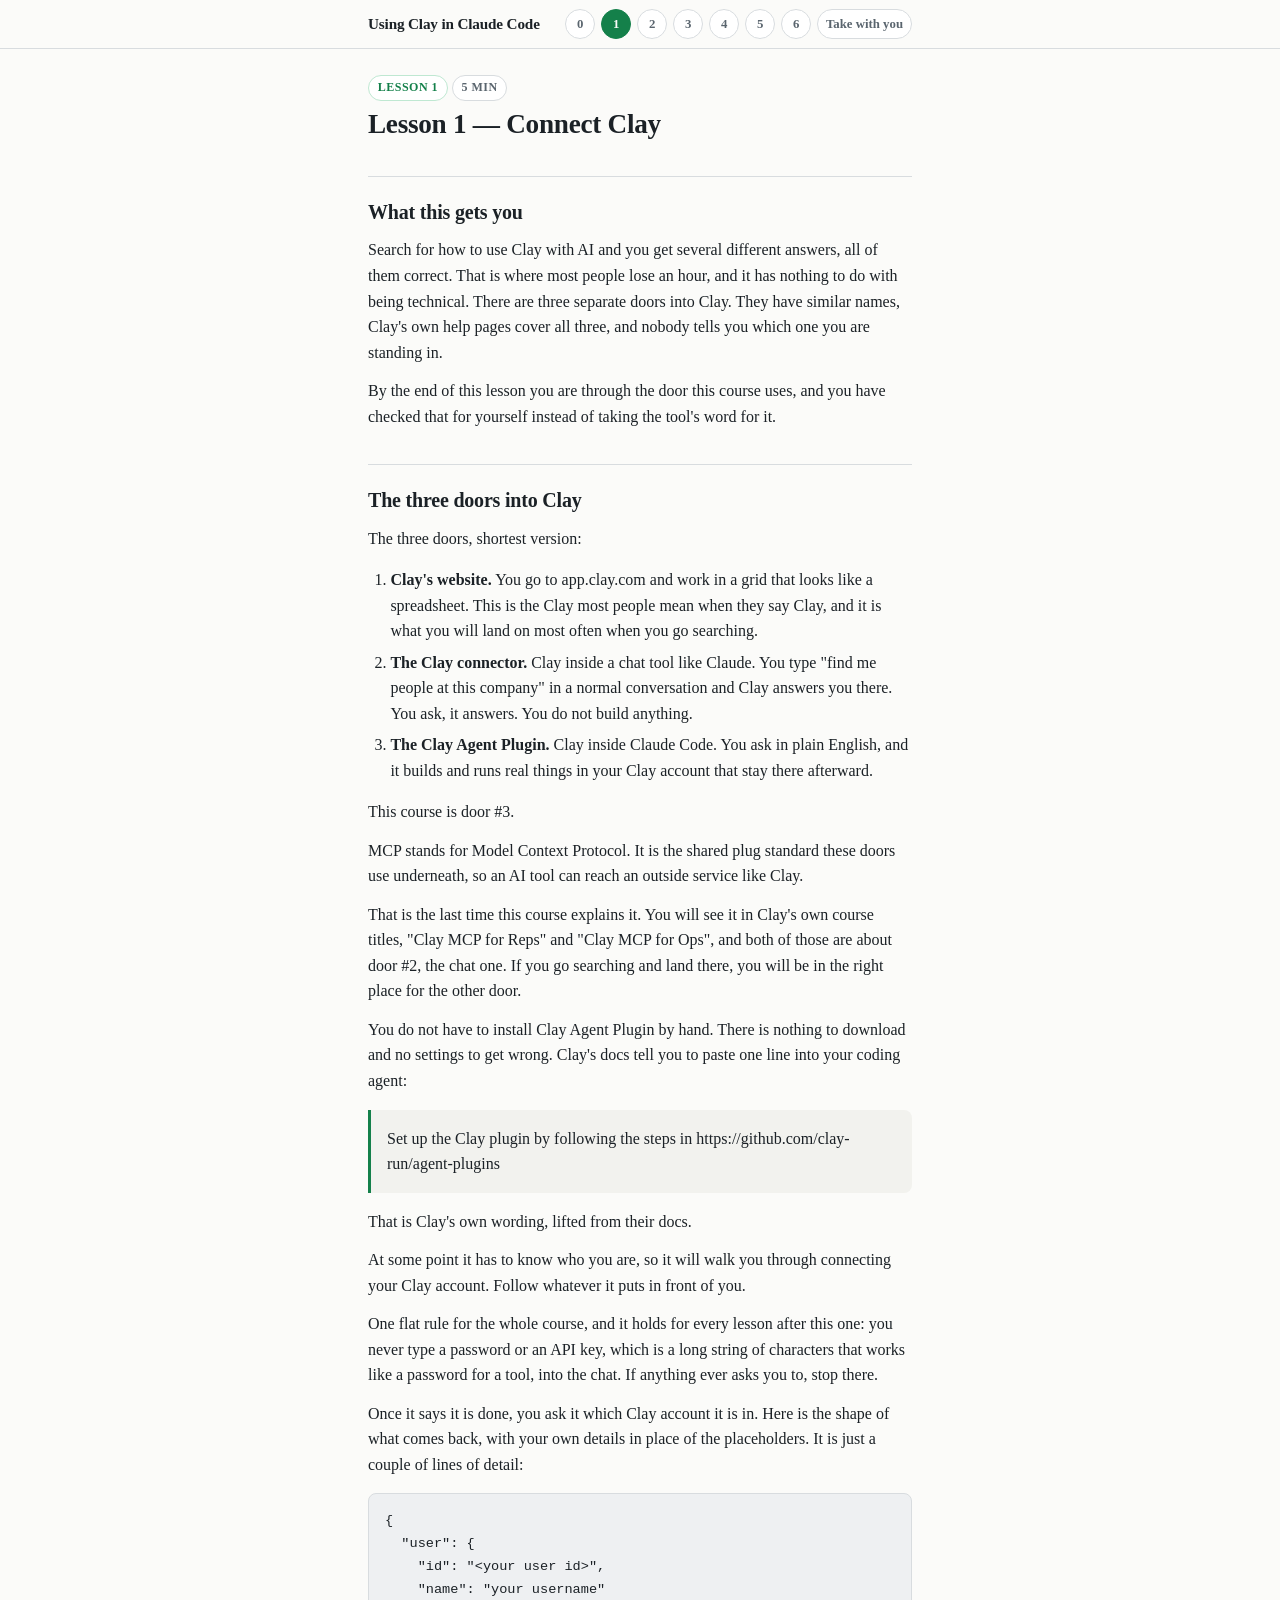
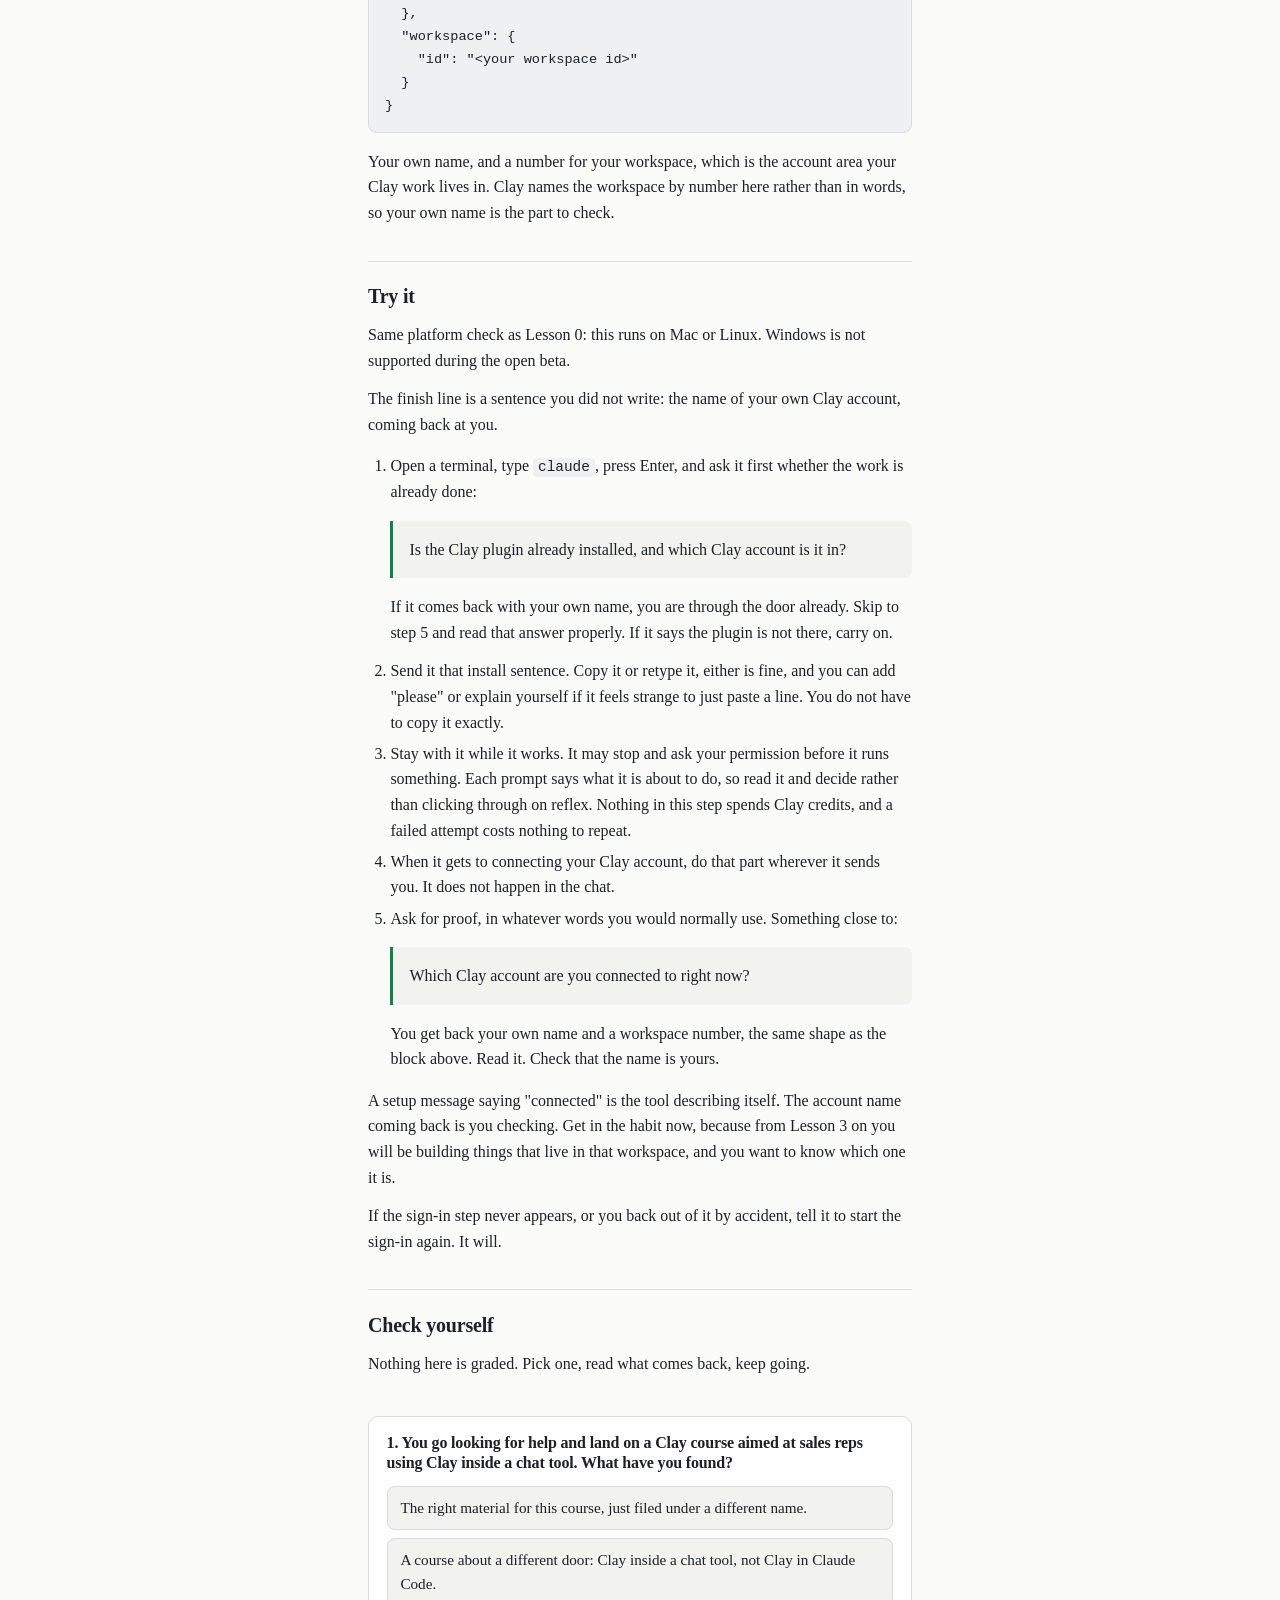
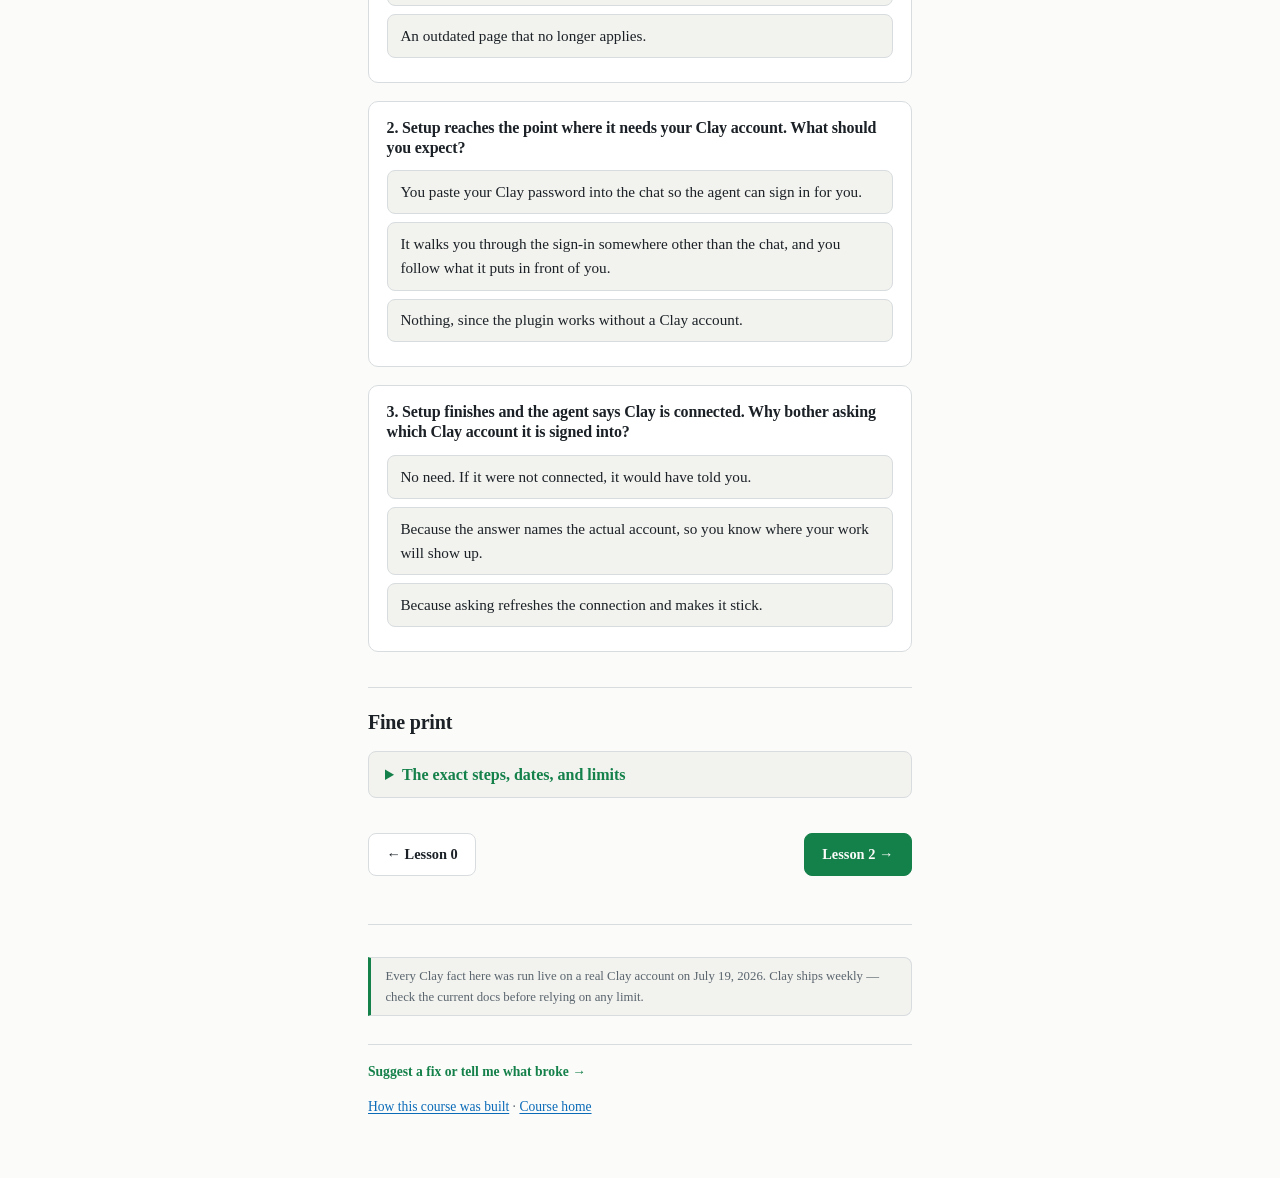
<file: docs/lesson-1.html>
<!DOCTYPE html>
<html lang="en">
<head>
<meta charset="utf-8">
<meta name="viewport" content="width=device-width, initial-scale=1">
<title>Lesson 1 — Connect Clay · Using Clay in Claude Code</title>
<link rel="stylesheet" href="style.css">
</head>
<body class="">
<nav class="top-nav"><div class="top-nav-inner"><a class="brand" href="index.html">Using Clay in Claude Code</a><div class="nav-pills" aria-label="Lessons"><a class="nav-pill" data-lesson="0" href="lesson-0.html" title="Lesson 0">0</a><a class="nav-pill pill-current" data-lesson="1" href="lesson-1.html" title="Lesson 1" aria-current="page">1</a><a class="nav-pill" data-lesson="2" href="lesson-2.html" title="Lesson 2">2</a><a class="nav-pill" data-lesson="3" href="lesson-3.html" title="Lesson 3">3</a><a class="nav-pill" data-lesson="4" href="lesson-4.html" title="Lesson 4">4</a><a class="nav-pill" data-lesson="5" href="lesson-5.html" title="Lesson 5">5</a><a class="nav-pill" data-lesson="6" href="lesson-6.html" title="Lesson 6">6</a><a class="nav-pill nav-pill-text" href="gift.html">Take with you</a></div></div></nav>
<main class="lesson">
<header class="lesson-header">
<p class="lesson-badges"><span class="badge badge-num">Lesson 1</span> <span class="badge badge-time">5 min</span></p>
<h1>Lesson 1 — Connect Clay</h1>
</header>
<article class="lesson-body">
<h2>What this gets you</h2>
<p>Search for how to use Clay with AI and you get several different answers, all of them correct. That is where most people lose an hour, and it has nothing to do with being technical. There are three separate doors into Clay. They have similar names, Clay's own help pages cover all three, and nobody tells you which one you are standing in.</p>
<p>By the end of this lesson you are through the door this course uses, and you have checked that for yourself instead of taking the tool's word for it.</p>
<h2>The three doors into Clay</h2>
<p>The three doors, shortest version:</p>
<ol>
<li><strong>Clay's website.</strong> You go to app.clay.com and work in a grid that looks like a spreadsheet. This is the Clay most people mean when they say Clay, and it is what you will land on most often when you go searching.</li>
<li><strong>The Clay connector.</strong> Clay inside a chat tool like Claude. You type "find me people at this company" in a normal conversation and Clay answers you there. You ask, it answers. You do not build anything.</li>
<li><strong>The Clay Agent Plugin.</strong> Clay inside Claude Code. You ask in plain English, and it builds and runs real things in your Clay account that stay there afterward.</li>
</ol>
<p>This course is door #3.</p>
<p>MCP stands for Model Context Protocol. It is the shared plug standard these doors use underneath, so an AI tool can reach an outside service like Clay.</p>
<p>That is the last time this course explains it. You will see it in Clay's own course titles, "Clay MCP for Reps" and "Clay MCP for Ops", and both of those are about door #2, the chat one. If you go searching and land there, you will be in the right place for the other door.</p>
<p>You do not have to install Clay Agent Plugin by hand. There is nothing to download and no settings to get wrong. Clay's docs tell you to paste one line into your coding agent:</p>
<blockquote><p>Set up the Clay plugin by following the steps in https://github.com/clay-run/agent-plugins</p></blockquote>
<p>That is Clay's own wording, lifted from their docs.</p>
<p>At some point it has to know who you are, so it will walk you through connecting your Clay account. Follow whatever it puts in front of you.</p>
<p>One flat rule for the whole course, and it holds for every lesson after this one: you never type a password or an API key, which is a long string of characters that works like a password for a tool, into the chat. If anything ever asks you to, stop there.</p>
<p>Once it says it is done, you ask it which Clay account it is in. Here is the shape of what comes back, with your own details in place of the placeholders. It is just a couple of lines of detail:</p>
<pre><code>{
  &quot;user&quot;: {
    &quot;id&quot;: &quot;&lt;your user id&gt;&quot;,
    &quot;name&quot;: &quot;your username&quot;
  },
  &quot;workspace&quot;: {
    &quot;id&quot;: &quot;&lt;your workspace id&gt;&quot;
  }
}</code></pre>
<p>Your own name, and a number for your workspace, which is the account area your Clay work lives in. Clay names the workspace by number here rather than in words, so your own name is the part to check.</p>
<h2>Try it</h2>
<p>Same platform check as Lesson 0: this runs on Mac or Linux. Windows is not supported during the open beta.</p>
<p>The finish line is a sentence you did not write: the name of your own Clay account, coming back at you.</p>
<ol>
<li>Open a terminal, type <code>claude</code>, press Enter, and ask it first whether the work is already done:
<blockquote><p>Is the Clay plugin already installed, and which Clay account is it in?</p></blockquote>
<p>If it comes back with your own name, you are through the door already. Skip to step 5 and read that answer properly. If it says the plugin is not there, carry on.</p></li>
<li>Send it that install sentence. Copy it or retype it, either is fine, and you can add "please" or explain yourself if it feels strange to just paste a line. You do not have to copy it exactly.</li>
<li>Stay with it while it works. It may stop and ask your permission before it runs something. Each prompt says what it is about to do, so read it and decide rather than clicking through on reflex. Nothing in this step spends Clay credits, and a failed attempt costs nothing to repeat.</li>
<li>When it gets to connecting your Clay account, do that part wherever it sends you. It does not happen in the chat.</li>
<li>Ask for proof, in whatever words you would normally use. Something close to:
<blockquote><p>Which Clay account are you connected to right now?</p></blockquote>
<p>You get back your own name and a workspace number, the same shape as the block above. Read it. Check that the name is yours.</p></li>
</ol>
<p>A setup message saying "connected" is the tool describing itself. The account name coming back is you checking. Get in the habit now, because from Lesson 3 on you will be building things that live in that workspace, and you want to know which one it is.</p>
<p>If the sign-in step never appears, or you back out of it by accident, tell it to start the sign-in again. It will.</p>
<h2>Check yourself</h2>
<p>Nothing here is graded. Pick one, read what comes back, keep going.</p>
<div class="quiz-section" id="quiz-root" data-lesson="1"><noscript><p class="quiz-noscript">These questions need JavaScript to run. Nothing is scored, so if it is switched off you can safely read on.</p></noscript></div>
<h2>Fine print</h2>
<details>
<summary>The exact steps, dates, and limits</summary>
<ul>
<li>The install sentence is Clay's own, quoted from their docs: "Set up the Clay plugin by following the steps in https://github.com/clay-run/agent-plugins" (Clay docs: clay-api-cli, checked Jul 18, 2026).</li>
<li>The Clay Agent Plugin is in open beta, and it runs on Mac and Linux only. Clay's wording: "Windows is not supported in open beta." (Clay docs: clay-api-cli, checked Jul 18, 2026.)</li>
<li>Working this way costs no extra. Clay's docs: "API and CLI calls consume the same credits and actions as the equivalent work done in-product. There is no additional cost because work is triggered via the developer platform instead of the UI." (Clay docs: clay-api-cli, checked Jul 18, 2026.)</li>
<li>Door two, the Clay connector, is set up separately from Claude's own connectors page at claude.com/connectors/clay (Clay docs: using-clay-in-claude, checked Jun 27, 2026). You do not need it for this course.</li>
<li>The connection check was run live on July 19, 2026, and the block above is the real shape of its response with placeholders in place of the details. It returns the account holder's name and the workspace's id number. There is no workspace name in the answer.</li>
<li>Used live on a real Clay account on July 19, 2026, with the Clay Agent Plugin at version 2.1.16 and the <code>clay</code> command at 0.1.17. The plugin and the command it installs are versioned separately, so a mismatch between those two numbers is not a broken install.</li>
<li>One honest gap. All three testers already had the plugin in place, so the install and sign-in step is the one part of the course nobody has walked through cold. The install sentence is Clay's own wording from their docs, and the account check above is a real response — but what appears on your screen while you sign in is not something this course has watched happen.</li>
</ul>
</details>
</article>
<nav class="lesson-nav"><a class="nav-prev" href="lesson-0.html">&larr; Lesson 0</a><a class="nav-next" href="lesson-2.html">Lesson 2 &rarr;</a></nav>
<footer class="site-footer">
<p class="banner">Every Clay fact here was run live on a real Clay account on July 19, 2026. Clay ships weekly — check the current docs before relying on any limit.</p>
<div class="feedback">
<a class="feedback-link" href="https://forms.gle/tWV7KC5qhFK3eYji7" target="_blank" rel="noopener">Suggest a fix or tell me what broke &rarr;</a>
</div>
<p><a href="colophon.html">How this course was built</a> &middot; <a href="index.html">Course home</a></p>
</footer>
</main><script type="application/json" id="quiz-data">{"lesson": 1, "items": [{"q": "You go looking for help and land on a Clay course aimed at sales reps using Clay inside a chat tool. What have you found?", "options": [{"text": "The right material for this course, just filed under a different name.", "correct": false, "why": "The names really do overlap, so this is an easy one to land on. That course covers door two, where you ask and Clay answers. This course is door three, where you build things that stay in your account."}, {"text": "A course about a different door: Clay inside a chat tool, not Clay in Claude Code.", "correct": true, "why": "Both doors are real, both are genuinely Clay, and they do different jobs. The names sit close enough together that this catches almost everyone once, which is the only reason it is worth a question."}, {"text": "An outdated page that no longer applies.", "correct": false, "why": "It applies fine, it is just about the other door. Clay runs both at the same time, and the naming is the only confusing part."}]}, {"q": "Setup reaches the point where it needs your Clay account. What should you expect?", "options": [{"text": "You paste your Clay password into the chat so the agent can sign in for you.", "correct": false, "why": "This sounds reasonable given the agent is doing everything else for you, which is exactly why it is worth being clear about. Signing in is the one exception. A password or a key never goes into the chat, in this lesson or any later one."}, {"text": "It walks you through the sign-in somewhere other than the chat, and you follow what it puts in front of you.", "correct": true, "why": "Your sign-in stays between you and Clay, which is why the rule costs you nothing to follow. If anything ever asks you to type a password into a chat window, that is your signal to stop."}, {"text": "Nothing, since the plugin works without a Clay account.", "correct": false, "why": "The work runs in a real Clay account and draws on that account's credits, which are the units Clay charges for each piece of work it does. So it has to know whose."}]}, {"q": "Setup finishes and the agent says Clay is connected. Why bother asking which Clay account it is signed into?", "options": [{"text": "No need. If it were not connected, it would have told you.", "correct": false, "why": "Usually true, and \"usually\" is carrying a lot of weight in that sentence. It is one line to send, and it takes about two seconds."}, {"text": "Because the answer names the actual account, so you know where your work will show up.", "correct": true, "why": "Everything you build from Lesson 3 on lives in that workspace. Knowing which one it is now beats hunting for a missing workflow later."}, {"text": "Because asking refreshes the connection and makes it stick.", "correct": false, "why": "Asking only reports what is already true. Nothing about the connection changes when you do it, so if something is broken, this reads it rather than repairs it."}]}]}</script>
<script src="quiz.js"></script>
<script src="interactions.js"></script>
</body>
</html>
</file>
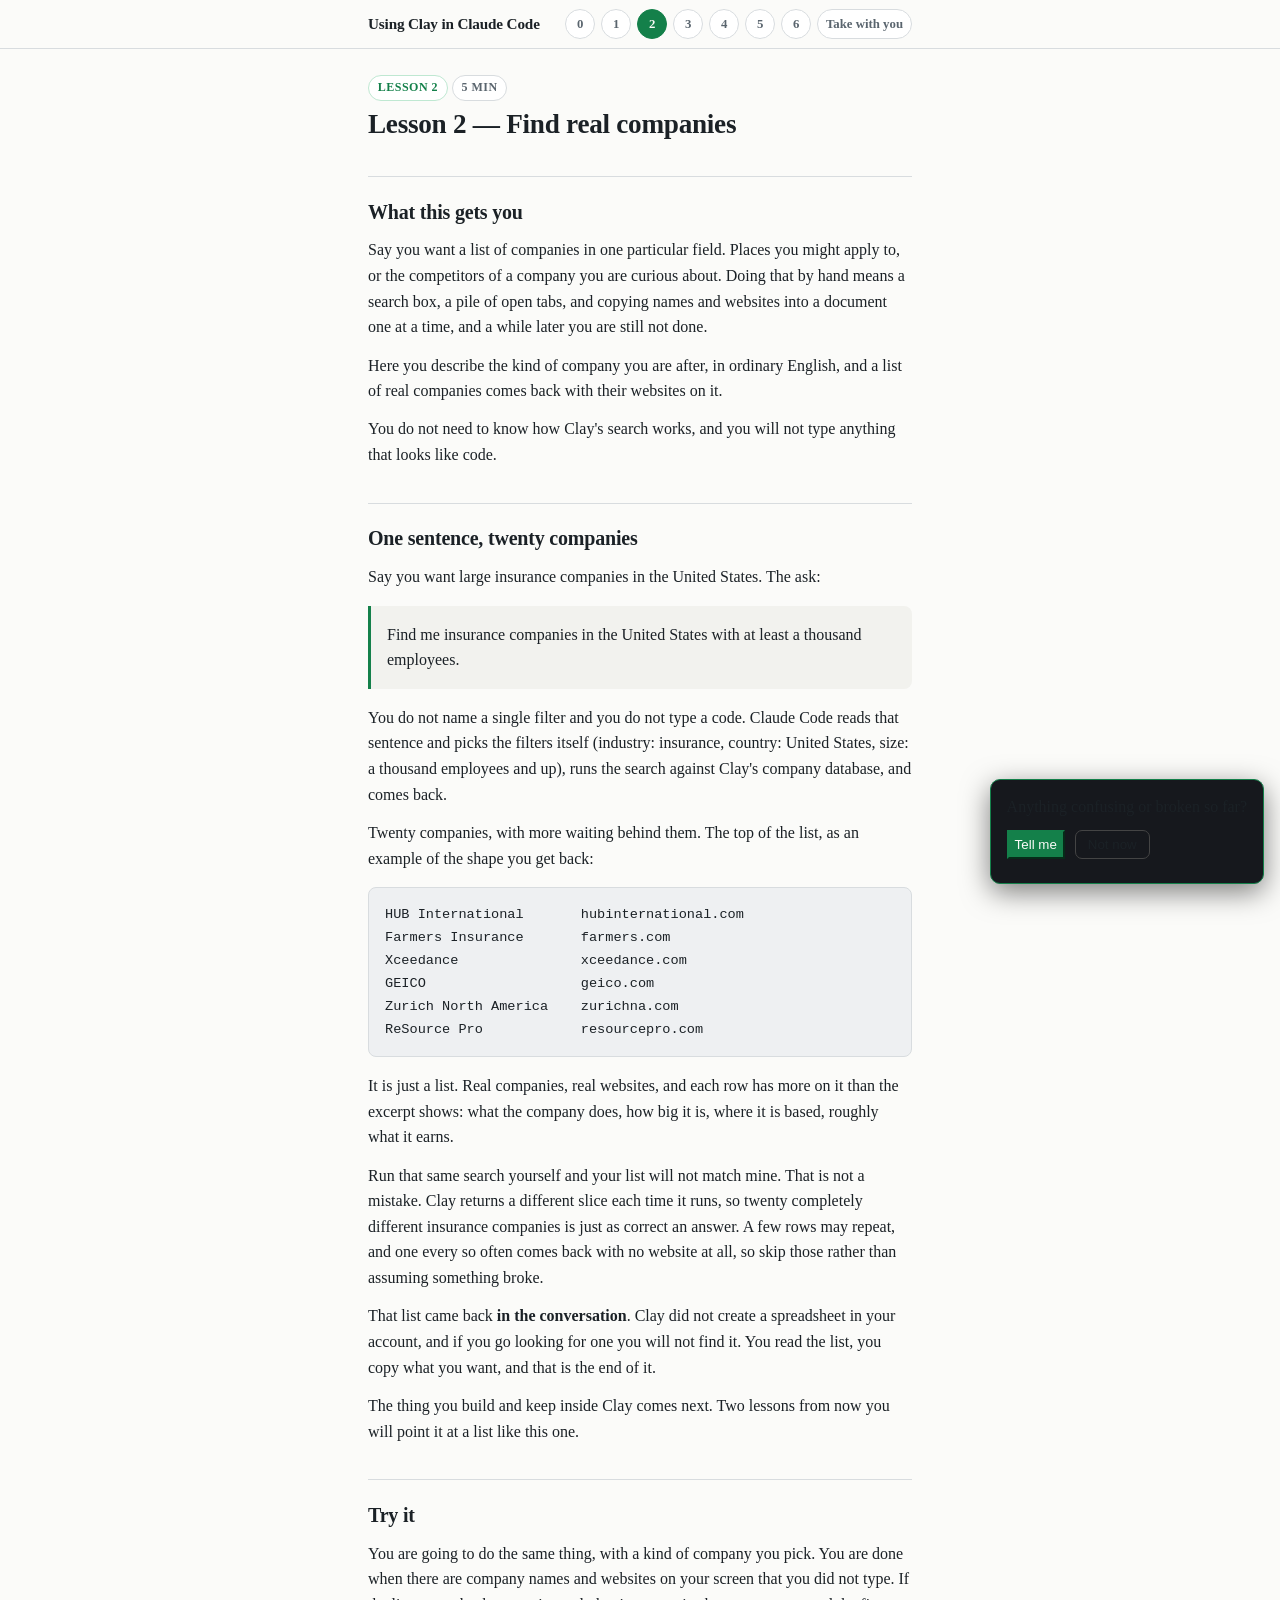
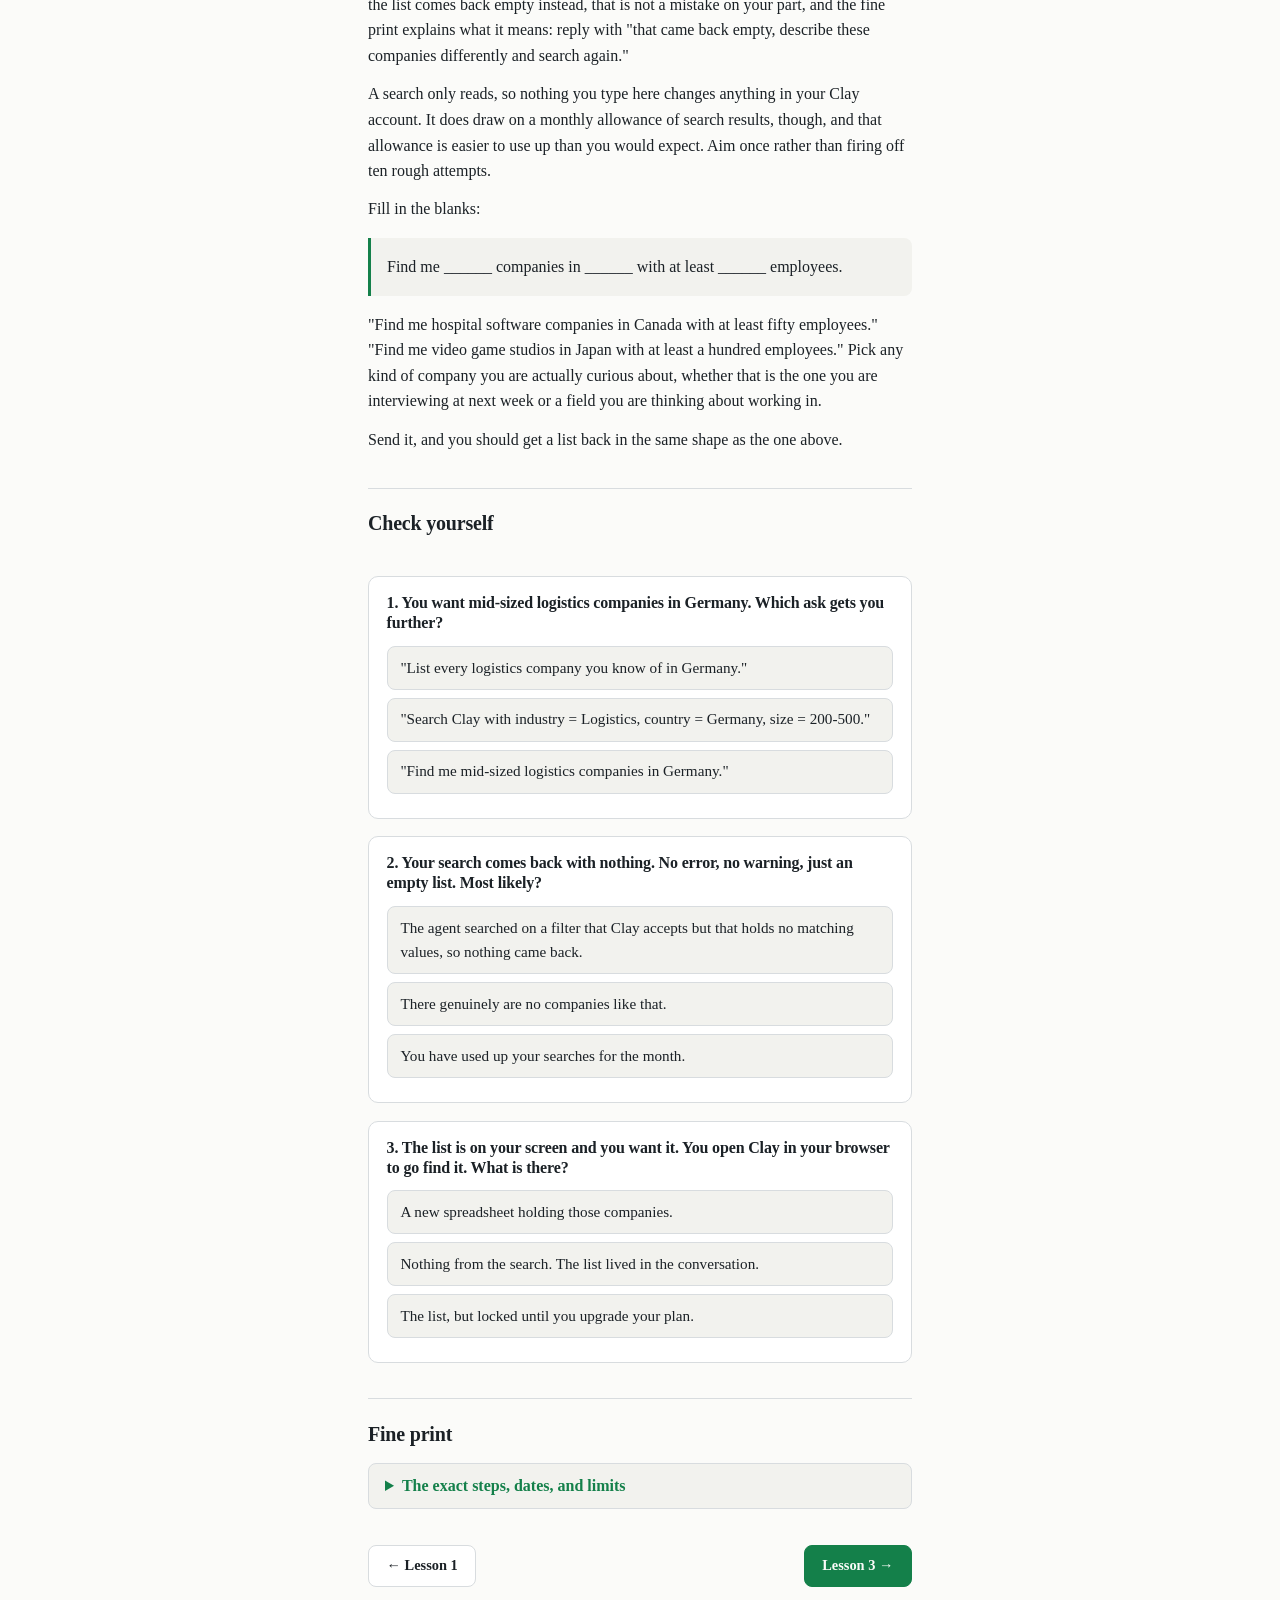
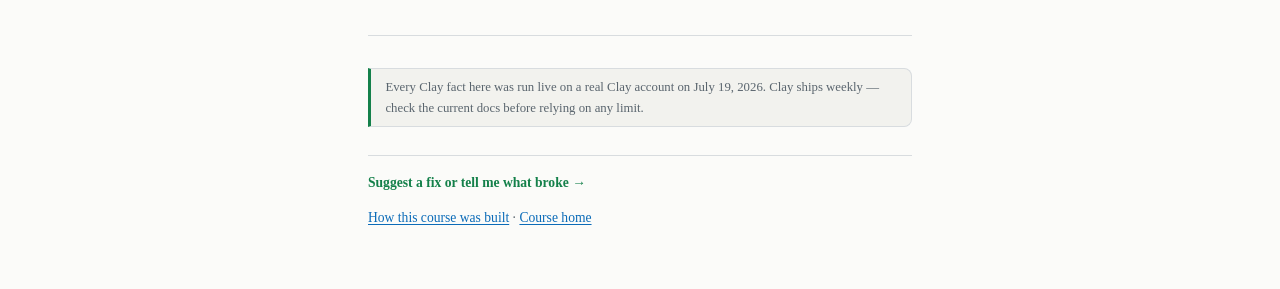
<file: docs/lesson-2.html>
<!DOCTYPE html>
<html lang="en">
<head>
<meta charset="utf-8">
<meta name="viewport" content="width=device-width, initial-scale=1">
<title>Lesson 2 — Find real companies · Using Clay in Claude Code</title>
<link rel="stylesheet" href="style.css">
</head>
<body class="">
<nav class="top-nav"><div class="top-nav-inner"><a class="brand" href="index.html">Using Clay in Claude Code</a><div class="nav-pills" aria-label="Lessons"><a class="nav-pill" data-lesson="0" href="lesson-0.html" title="Lesson 0">0</a><a class="nav-pill" data-lesson="1" href="lesson-1.html" title="Lesson 1">1</a><a class="nav-pill pill-current" data-lesson="2" href="lesson-2.html" title="Lesson 2" aria-current="page">2</a><a class="nav-pill" data-lesson="3" href="lesson-3.html" title="Lesson 3">3</a><a class="nav-pill" data-lesson="4" href="lesson-4.html" title="Lesson 4">4</a><a class="nav-pill" data-lesson="5" href="lesson-5.html" title="Lesson 5">5</a><a class="nav-pill" data-lesson="6" href="lesson-6.html" title="Lesson 6">6</a><a class="nav-pill nav-pill-text" href="gift.html">Take with you</a></div></div></nav>
<main class="lesson">
<header class="lesson-header">
<p class="lesson-badges"><span class="badge badge-num">Lesson 2</span> <span class="badge badge-time">5 min</span></p>
<h1>Lesson 2 — Find real companies</h1>
</header>
<article class="lesson-body">
<h2>What this gets you</h2>
<p>Say you want a list of companies in one particular field. Places you might apply to, or the competitors of a company you are curious about. Doing that by hand means a search box, a pile of open tabs, and copying names and websites into a document one at a time, and a while later you are still not done.</p>
<p>Here you describe the kind of company you are after, in ordinary English, and a list of real companies comes back with their websites on it.</p>
<p>You do not need to know how Clay's search works, and you will not type anything that looks like code.</p>
<h2>One sentence, twenty companies</h2>
<p>Say you want large insurance companies in the United States. The ask:</p>
<blockquote><p>Find me insurance companies in the United States with at least a thousand employees.</p></blockquote>
<p>You do not name a single filter and you do not type a code. Claude Code reads that sentence and picks the filters itself (industry: insurance, country: United States, size: a thousand employees and up), runs the search against Clay's company database, and comes back.</p>
<p>Twenty companies, with more waiting behind them. The top of the list, as an example of the shape you get back:</p>
<pre><code>HUB International       hubinternational.com
Farmers Insurance       farmers.com
Xceedance               xceedance.com
GEICO                   geico.com
Zurich North America    zurichna.com
ReSource Pro            resourcepro.com</code></pre>
<p>It is just a list. Real companies, real websites, and each row has more on it than the excerpt shows: what the company does, how big it is, where it is based, roughly what it earns.</p>
<p>Run that same search yourself and your list will not match mine. That is not a mistake. Clay returns a different slice each time it runs, so twenty completely different insurance companies is just as correct an answer. A few rows may repeat, and one every so often comes back with no website at all, so skip those rather than assuming something broke.</p>
<p>That list came back <strong>in the conversation</strong>. Clay did not create a spreadsheet in your account, and if you go looking for one you will not find it. You read the list, you copy what you want, and that is the end of it.</p>
<p>The thing you build and keep inside Clay comes next. Two lessons from now you will point it at a list like this one.</p>
<h2>Try it</h2>
<p>You are going to do the same thing, with a kind of company you pick. You are done when there are company names and websites on your screen that you did not type. If the list comes back empty instead, that is not a mistake on your part, and the fine print explains what it means: reply with "that came back empty, describe these companies differently and search again."</p>
<p>A search only reads, so nothing you type here changes anything in your Clay account. It does draw on a monthly allowance of search results, though, and that allowance is easier to use up than you would expect. Aim once rather than firing off ten rough attempts.</p>
<p>Fill in the blanks:</p>
<blockquote><p>Find me ______ companies in ______ with at least ______ employees.</p></blockquote>
<p>"Find me hospital software companies in Canada with at least fifty employees." "Find me video game studios in Japan with at least a hundred employees." Pick any kind of company you are actually curious about, whether that is the one you are interviewing at next week or a field you are thinking about working in.</p>
<p>Send it, and you should get a list back in the same shape as the one above.</p>
<h2>Check yourself</h2>
<div class="quiz-section" id="quiz-root" data-lesson="2"><noscript><p class="quiz-noscript">These questions need JavaScript to run. Nothing is scored, so if it is switched off you can safely read on.</p></noscript></div>
<h2>Fine print</h2>
<details>
<summary>The exact steps, dates, and limits</summary>
<ul>
<li>Run live on a real Clay account on July 19, 2026. The plain-English ask above became a search for industry "Insurance", country "United States", and headcount thresholds of 1,000 / 5,000 / 10,000. It returned 20 companies with more available. The six names in the lesson come from that run and are printed as an example of the shape, not as the result you should expect: the same filters, run again on the same account on the same day, returned twenty different insurance companies with none of those six among them.</li>
<li>Under the hood the agent does three things: checks which filters Clay's search offers, creates the search, then runs it. You never type any of that.</li>
<li>Each result comes with name, description, company type, size, country, location, website, industry, annual revenue and total funding range, plus a LinkedIn page. The excerpt in the lesson shows two of those.</li>
<li>Search results are capped per request and per month, and how many you get depends on your Clay plan (Clay docs: clay-api-cli, checked Jul 18, 2026). The cap is real and reachable: it was hit live on Jul 19, 2026 at 100 results for the month. Running into it returns an error that names how many you have used and the date it resets, not an empty list, so you will know exactly what happened.</li>
<li>Why empty happens: when the agent searches on a filter Clay accepts but that carries no values behind it, the search returns an empty list rather than an error, verified live Jul 19, 2026. A value outside a filter's allowed list behaves differently and does produce an error, and that error names the valid values, so the agent can usually correct itself. The silent-empty case is the one that needs you to re-describe.</li>
<li>On the missing spreadsheet: Clay says this way of building is for workflows only, and there are no plans to let it build spreadsheet-style tables (Clay docs: clay-api-cli, checked Jul 18, 2026).</li>
</ul>
</details>
</article>
<nav class="lesson-nav"><a class="nav-prev" href="lesson-1.html">&larr; Lesson 1</a><a class="nav-next" href="lesson-3.html">Lesson 3 &rarr;</a></nav>
<footer class="site-footer">
<p class="banner">Every Clay fact here was run live on a real Clay account on July 19, 2026. Clay ships weekly — check the current docs before relying on any limit.</p>
<div class="feedback">
<a class="feedback-link" href="https://forms.gle/tWV7KC5qhFK3eYji7" target="_blank" rel="noopener">Suggest a fix or tell me what broke &rarr;</a>
</div>
<p><a href="colophon.html">How this course was built</a> &middot; <a href="index.html">Course home</a></p>
</footer>
</main><script type="application/json" id="quiz-data">{"lesson": 2, "items": [{"q": "You want mid-sized logistics companies in Germany. Which ask gets you further?", "options": [{"text": "\"List every logistics company you know of in Germany.\"", "correct": false, "why": "That asks the agent to recite from memory instead of searching Clay, so you get names without websites and no way to tell what is current. Say \"find me\" and let it run a real search."}, {"text": "\"Search Clay with industry = Logistics, country = Germany, size = 200-500.\"", "correct": false, "why": "You are guessing at Clay's filter names and the value formats behind them, and its industry labels may not match the word you reached for either. All of that is something the agent can simply look up."}, {"text": "\"Find me mid-sized logistics companies in Germany.\"", "correct": true, "why": "Plain description in, agent picks the filters. You never have to learn Clay's filter names."}]}, {"q": "Your search comes back with nothing. No error, no warning, just an empty list. Most likely?", "options": [{"text": "The agent searched on a filter that Clay accepts but that holds no matching values, so nothing came back.", "correct": true, "why": "Clay takes the filter, finds nothing behind it, and hands back an empty list instead of complaining. Reword your description in plainer terms and search again."}, {"text": "There genuinely are no companies like that.", "correct": false, "why": "Before you decide they do not exist, ask yourself whether you described them the way Clay would label them. Re-describe once, then decide."}, {"text": "You have used up your searches for the month.", "correct": false, "why": "Running out of results is a real limit, but it does not arrive as a silent empty list."}]}, {"q": "The list is on your screen and you want it. You open Clay in your browser to go find it. What is there?", "options": [{"text": "A new spreadsheet holding those companies.", "correct": false, "why": "Most people expect that, and it is the one expectation worth dropping early. The search hands the list to you in the conversation instead of storing it."}, {"text": "Nothing from the search. The list lived in the conversation.", "correct": true, "why": "The list was never saved anywhere, and that is the design rather than a missing setting. What you build and keep in Clay is the workflow in Lesson 3, and that one does show up in your account."}, {"text": "The list, but locked until you upgrade your plan.", "correct": false, "why": "It was never stored. The search hands results back to you rather than saving them, so this is about where results go, not about what you are allowed to see."}]}]}</script>
<script src="quiz.js"></script>
<script src="interactions.js"></script>
</body>
</html>
</file>
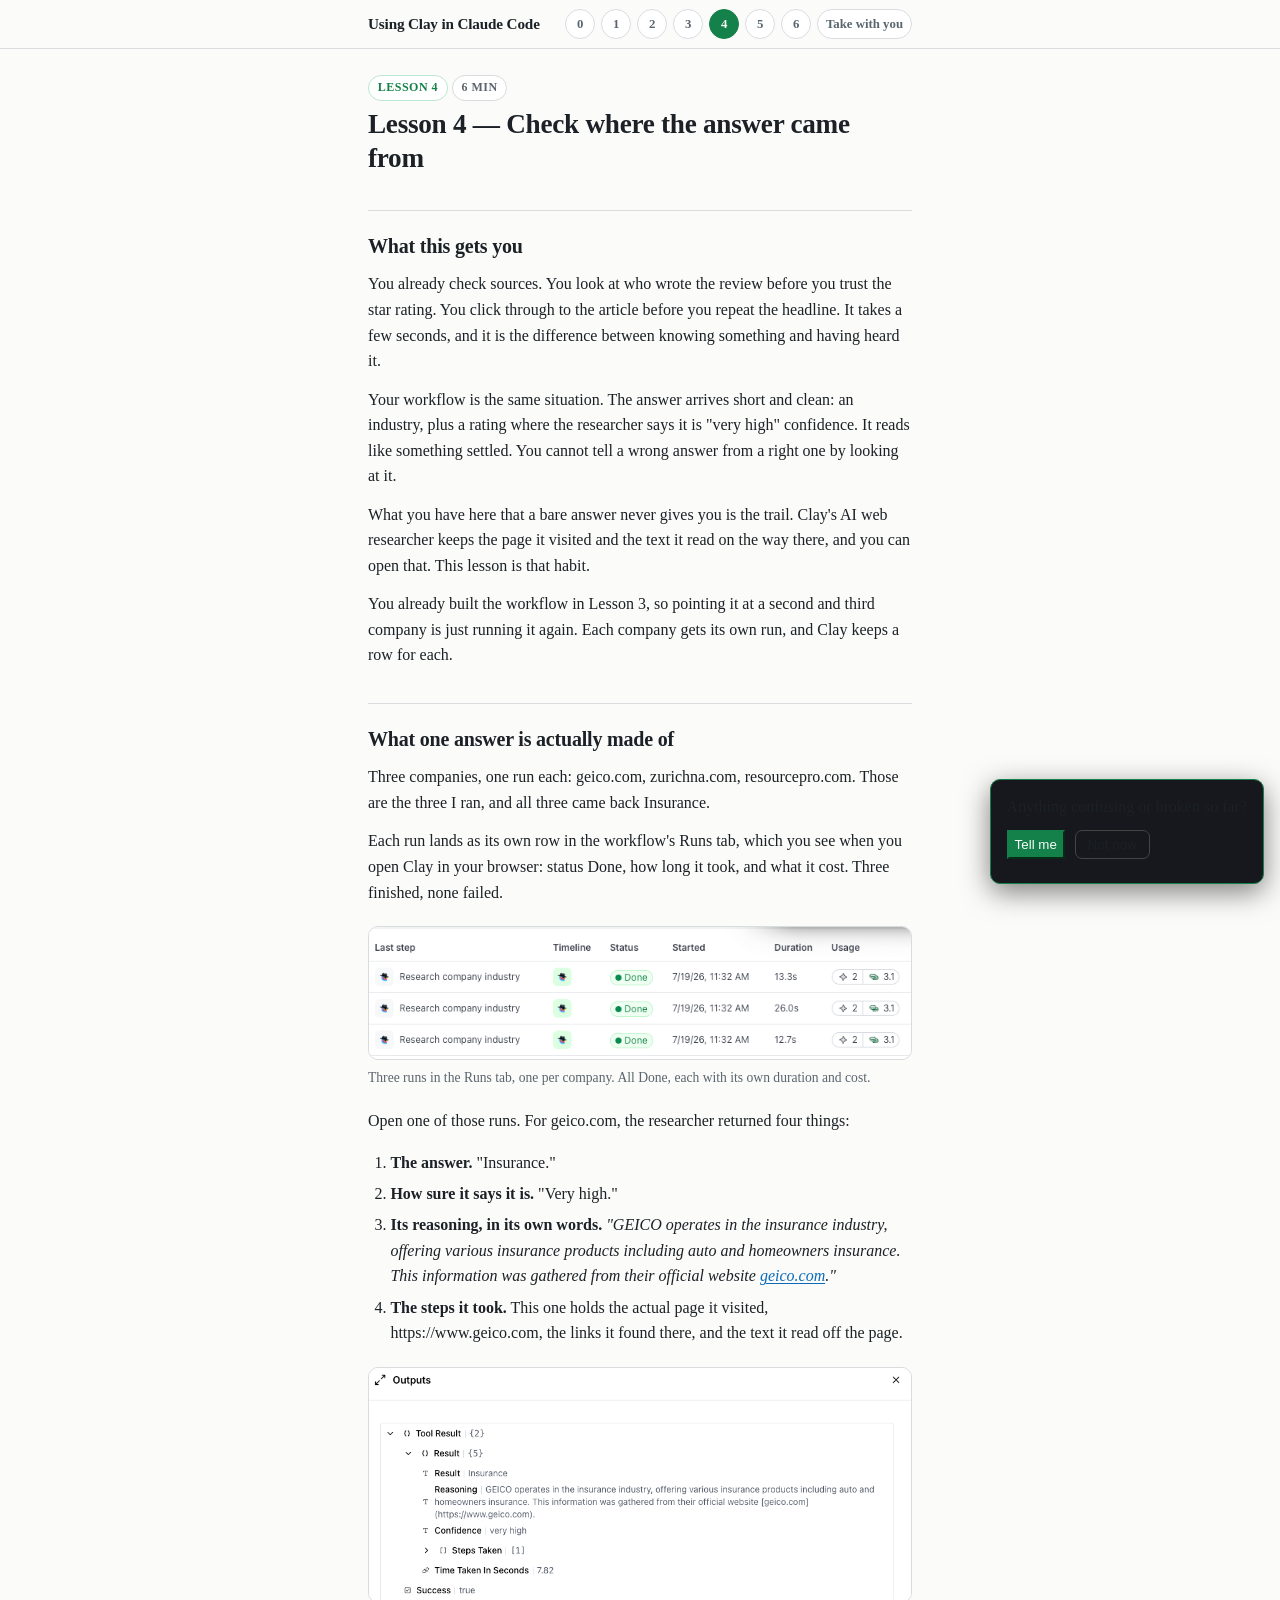
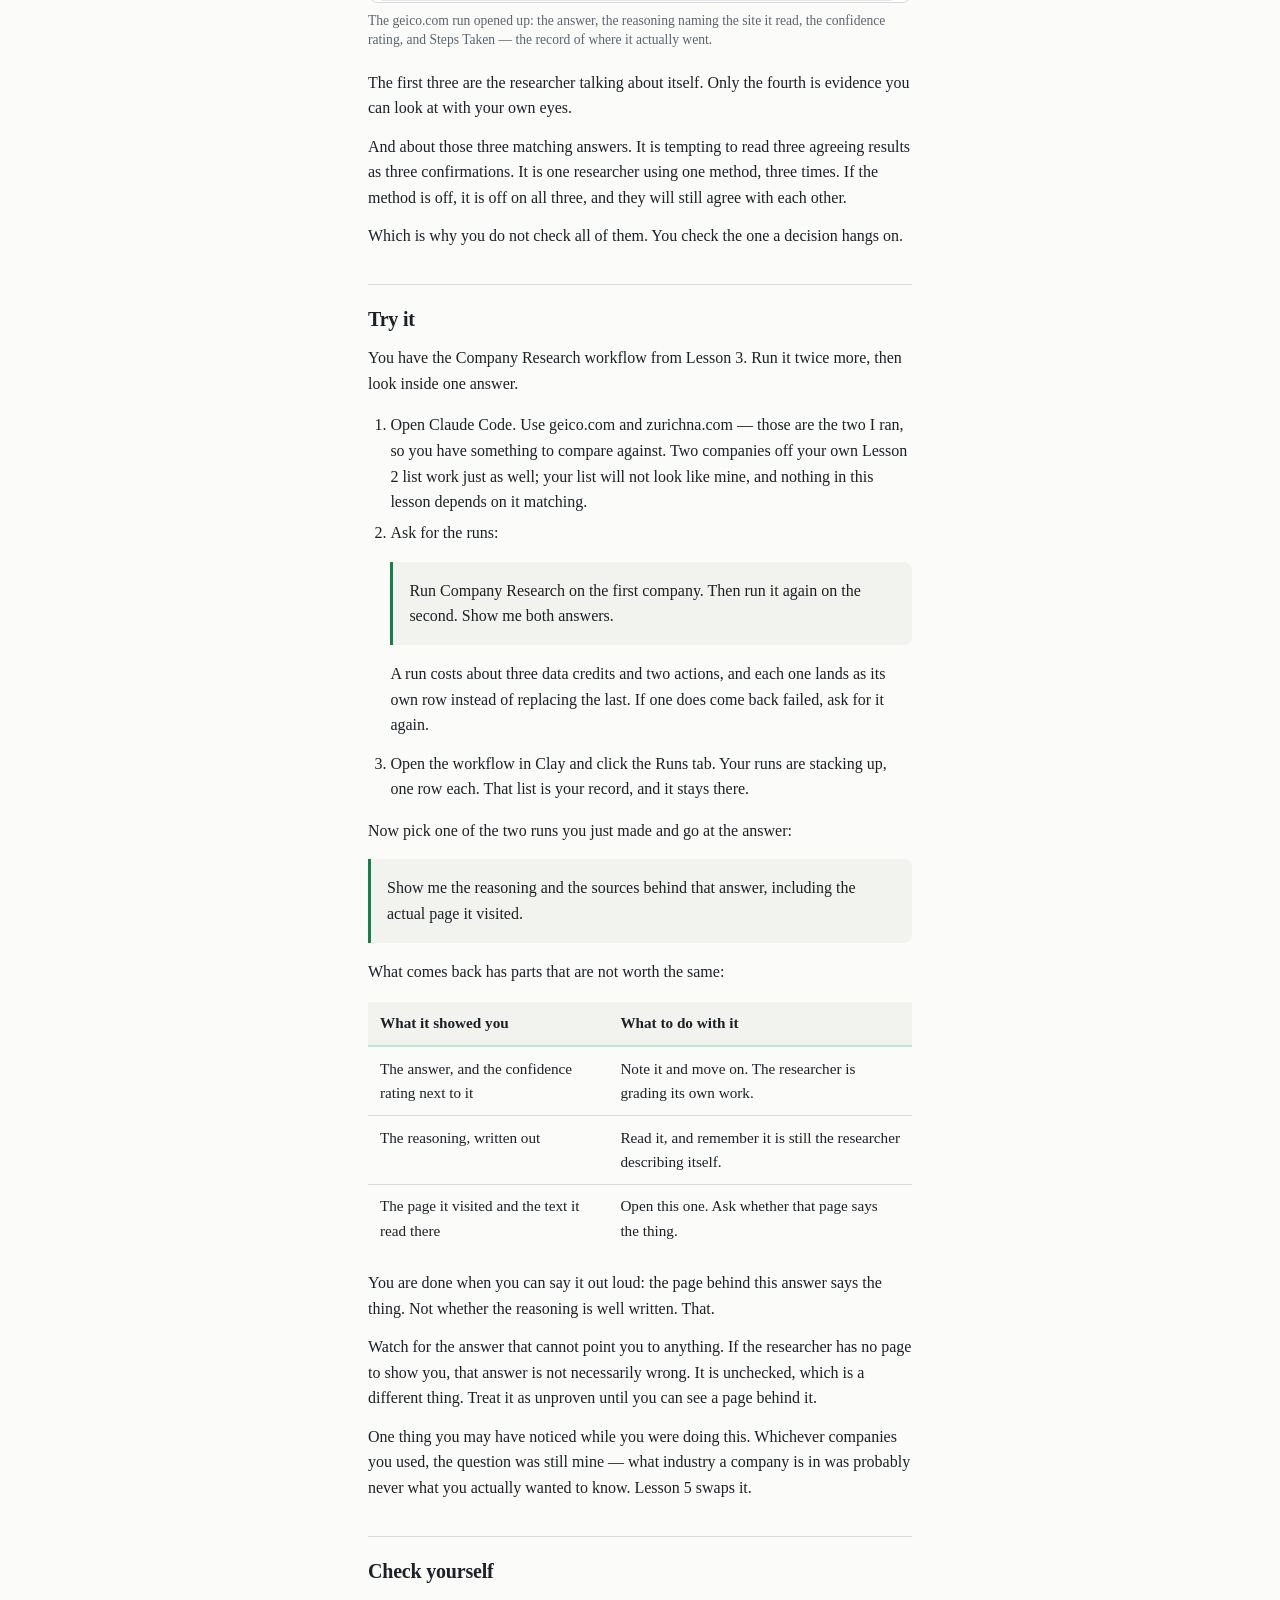
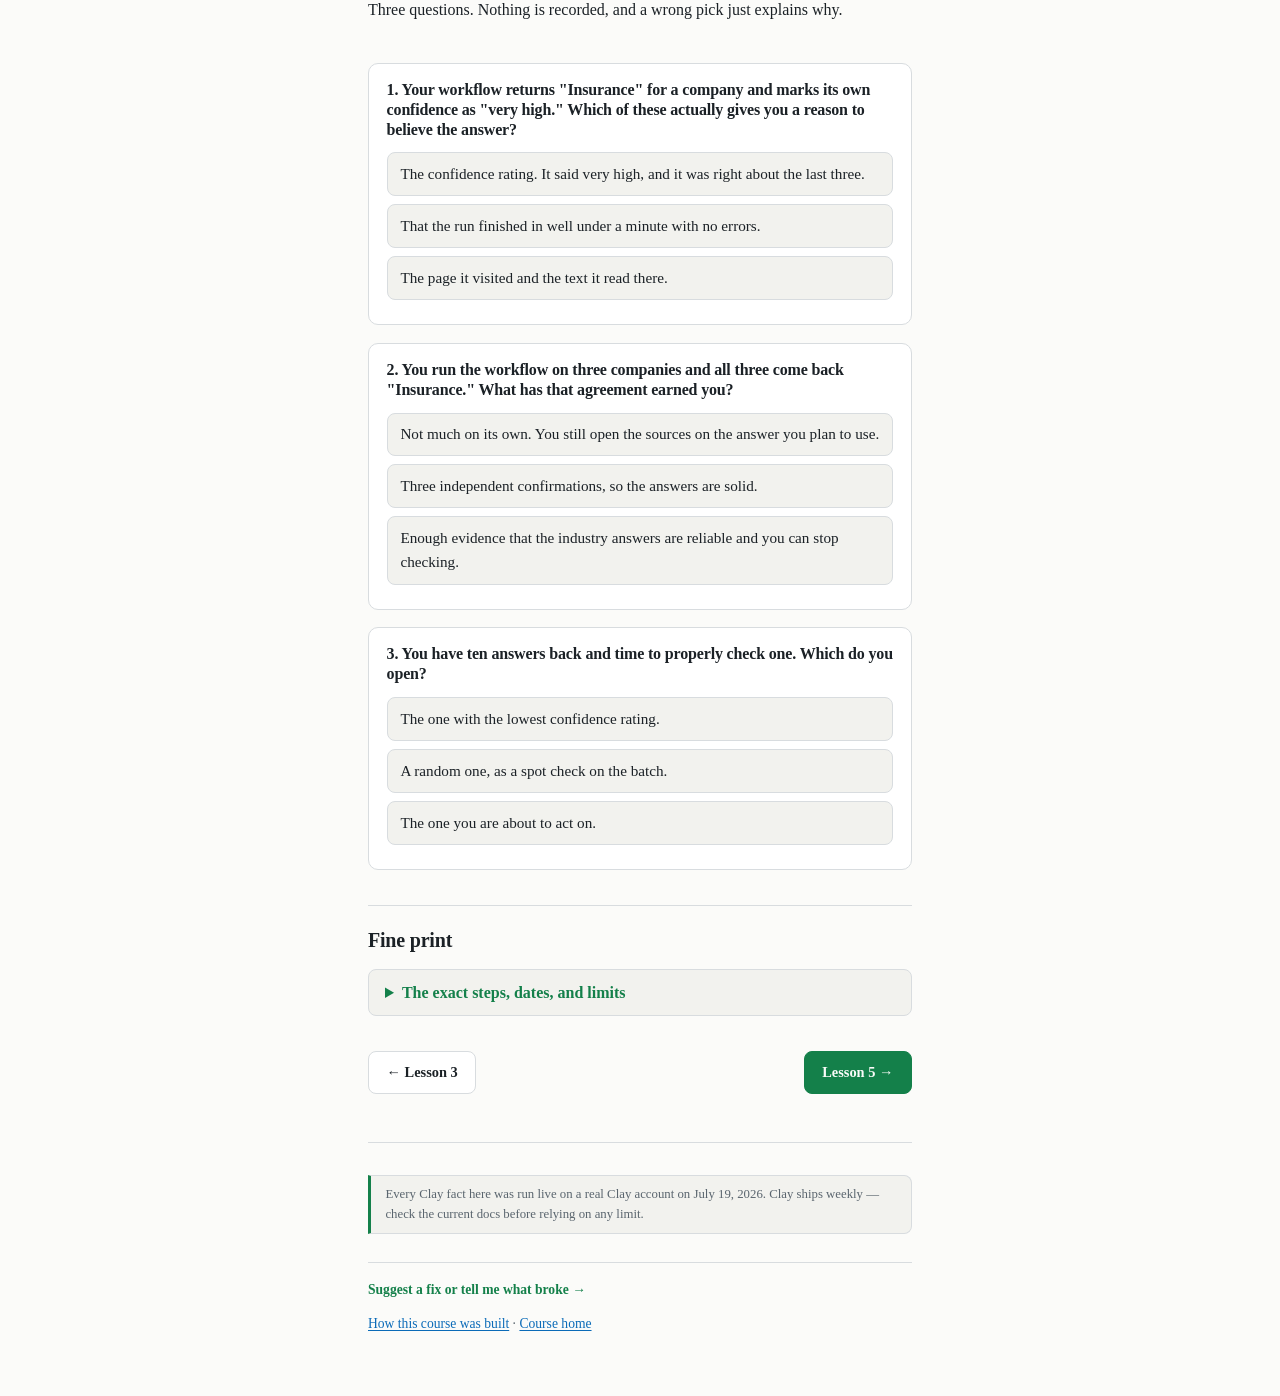
<file: docs/lesson-4.html>
<!DOCTYPE html>
<html lang="en">
<head>
<meta charset="utf-8">
<meta name="viewport" content="width=device-width, initial-scale=1">
<title>Lesson 4 — Check where the answer came from · Using Clay in Claude Code</title>
<link rel="stylesheet" href="style.css">
</head>
<body class="">
<nav class="top-nav"><div class="top-nav-inner"><a class="brand" href="index.html">Using Clay in Claude Code</a><div class="nav-pills" aria-label="Lessons"><a class="nav-pill" data-lesson="0" href="lesson-0.html" title="Lesson 0">0</a><a class="nav-pill" data-lesson="1" href="lesson-1.html" title="Lesson 1">1</a><a class="nav-pill" data-lesson="2" href="lesson-2.html" title="Lesson 2">2</a><a class="nav-pill" data-lesson="3" href="lesson-3.html" title="Lesson 3">3</a><a class="nav-pill pill-current" data-lesson="4" href="lesson-4.html" title="Lesson 4" aria-current="page">4</a><a class="nav-pill" data-lesson="5" href="lesson-5.html" title="Lesson 5">5</a><a class="nav-pill" data-lesson="6" href="lesson-6.html" title="Lesson 6">6</a><a class="nav-pill nav-pill-text" href="gift.html">Take with you</a></div></div></nav>
<main class="lesson">
<header class="lesson-header">
<p class="lesson-badges"><span class="badge badge-num">Lesson 4</span> <span class="badge badge-time">6 min</span></p>
<h1>Lesson 4 — Check where the answer came from</h1>
</header>
<article class="lesson-body">
<h2>What this gets you</h2>
<p>You already check sources. You look at who wrote the review before you trust the star rating. You click through to the article before you repeat the headline. It takes a few seconds, and it is the difference between knowing something and having heard it.</p>
<p>Your workflow is the same situation. The answer arrives short and clean: an industry, plus a rating where the researcher says it is "very high" confidence. It reads like something settled. You cannot tell a wrong answer from a right one by looking at it.</p>
<p>What you have here that a bare answer never gives you is the trail. Clay's AI web researcher keeps the page it visited and the text it read on the way there, and you can open that. This lesson is that habit.</p>
<p>You already built the workflow in Lesson 3, so pointing it at a second and third company is just running it again. Each company gets its own run, and Clay keeps a row for each.</p>
<h2>What one answer is actually made of</h2>
<p>Three companies, one run each: geico.com, zurichna.com, resourcepro.com. Those are the three I ran, and all three came back Insurance.</p>
<p>Each run lands as its own row in the workflow's Runs tab, which you see when you open Clay in your browser: status Done, how long it took, and what it cost. Three finished, none failed.</p>
<figure class="shot"><a href="assets/runs-view-three.png"><img src="assets/runs-view-three.png" loading="lazy" alt="Three runs in the Runs tab, one per company. All Done, each with its own duration and cost."></a><figcaption>Three runs in the Runs tab, one per company. All Done, each with its own duration and cost.</figcaption></figure>
<p>Open one of those runs. For geico.com, the researcher returned four things:</p>
<ol>
<li><strong>The answer.</strong> "Insurance."</li>
<li><strong>How sure it says it is.</strong> "Very high."</li>
<li><strong>Its reasoning, in its own words.</strong> <em>"GEICO operates in the insurance industry, offering various insurance products including auto and homeowners insurance. This information was gathered from their official website <a href="https://www.geico.com">geico.com</a>."</em></li>
<li><strong>The steps it took.</strong> This one holds the actual page it visited, https://www.geico.com, the links it found there, and the text it read off the page.</li>
</ol>
<figure class="shot"><a href="assets/run-sources.png"><img src="assets/run-sources.png" loading="lazy" alt="The geico.com run opened up: the answer, the reasoning naming the site it read, the confidence rating, and Steps Taken — the record of where it actually went."></a><figcaption>The geico.com run opened up: the answer, the reasoning naming the site it read, the confidence rating, and Steps Taken — the record of where it actually went.</figcaption></figure>
<p>The first three are the researcher talking about itself. Only the fourth is evidence you can look at with your own eyes.</p>
<p>And about those three matching answers. It is tempting to read three agreeing results as three confirmations. It is one researcher using one method, three times. If the method is off, it is off on all three, and they will still agree with each other.</p>
<p>Which is why you do not check all of them. You check the one a decision hangs on.</p>
<h2>Try it</h2>
<p>You have the Company Research workflow from Lesson 3. Run it twice more, then look inside one answer.</p>
<ol>
<li>Open Claude Code. Use geico.com and zurichna.com — those are the two I ran, so you have something to compare against. Two companies off your own Lesson 2 list work just as well; your list will not look like mine, and nothing in this lesson depends on it matching.</li>
<li>Ask for the runs:
<blockquote><p>Run Company Research on the first company. Then run it again on the second. Show me both answers.</p></blockquote>
<p>A run costs about three data credits and two actions, and each one lands as its own row instead of replacing the last. If one does come back failed, ask for it again.</p></li>
<li>Open the workflow in Clay and click the Runs tab. Your runs are stacking up, one row each. That list is your record, and it stays there.</li>
</ol>
<p>Now pick one of the two runs you just made and go at the answer:</p>
<blockquote><p>Show me the reasoning and the sources behind that answer, including the actual page it visited.</p></blockquote>
<p>What comes back has parts that are not worth the same:</p>
<div class="table-wrap"><table><thead><tr><th>What it showed you</th><th>What to do with it</th></tr></thead><tbody>
<tr><td>The answer, and the confidence rating next to it</td><td>Note it and move on. The researcher is grading its own work.</td></tr>
<tr><td>The reasoning, written out</td><td>Read it, and remember it is still the researcher describing itself.</td></tr>
<tr><td>The page it visited and the text it read there</td><td>Open this one. Ask whether that page says the thing.</td></tr>
</tbody></table></div>
<p>You are done when you can say it out loud: the page behind this answer says the thing. Not whether the reasoning is well written. That.</p>
<p>Watch for the answer that cannot point you to anything. If the researcher has no page to show you, that answer is not necessarily wrong. It is unchecked, which is a different thing. Treat it as unproven until you can see a page behind it.</p>
<p>One thing you may have noticed while you were doing this. Whichever companies you used, the question was still mine — what industry a company is in was probably never what you actually wanted to know. Lesson 5 swaps it.</p>
<h2>Check yourself</h2>
<p>Three questions. Nothing is recorded, and a wrong pick just explains why.</p>
<div class="quiz-section" id="quiz-root" data-lesson="4"><noscript><p class="quiz-noscript">These questions need JavaScript to run. Nothing is scored, so if it is switched off you can safely read on.</p></noscript></div>
<h2>Fine print</h2>
<details>
<summary>The exact steps, dates, and limits</summary>
<ul>
<li>Everything above comes from three live runs on a real Clay account, July 19, 2026: geico.com, zurichna.com and resourcepro.com, each through the same two-step workflow. All three completed, all three returned "Insurance" with confidence "very high."</li>
<li>Each of those three runs used 3.1 data credits plus 2 actions. Those are two separate meters, not one total. That per-run cost held on every one of the nineteen runs behind this course. The timing did not: across those nineteen runs the fastest finished in fourteen seconds and the slowest took thirty-four, averaging about twenty-two. Do not read a slow run as a stuck one. Note that this is the run's own clock, which is not the same as the researcher's "time taken" figure above — that one counts only its own working time and is always the smaller number.</li>
<li>On the geico.com run, the researcher reported its own working time as 7.82 seconds. That is its own count of its working time, not how long the run took. Its recorded steps contained the visited URL https://www.geico.com along with the links found on that page and the page text it read. That record is what makes the source checkable rather than a claim about a source.</li>
<li>Running things this way does not cost extra. Clay charges the same credits and actions as the equivalent work done inside Clay's own interface (Clay docs: clay-api-cli, checked Jul 18, 2026).</li>
<li>Clay's Agent Plugin is in open beta, and the workflow part is newer and rougher than the rest of it, so an occasional run failing or stalling is normal rather than a sign you built it wrong (Clay docs: clay-api-cli, checked Jul 18, 2026). Re-running is the fix.</li>
</ul>
</details>
</article>
<nav class="lesson-nav"><a class="nav-prev" href="lesson-3.html">&larr; Lesson 3</a><a class="nav-next" href="lesson-5.html">Lesson 5 &rarr;</a></nav>
<footer class="site-footer">
<p class="banner">Every Clay fact here was run live on a real Clay account on July 19, 2026. Clay ships weekly — check the current docs before relying on any limit.</p>
<div class="feedback">
<a class="feedback-link" href="https://forms.gle/tWV7KC5qhFK3eYji7" target="_blank" rel="noopener">Suggest a fix or tell me what broke &rarr;</a>
</div>
<p><a href="colophon.html">How this course was built</a> &middot; <a href="index.html">Course home</a></p>
</footer>
</main><script type="application/json" id="quiz-data">{"lesson": 4, "items": [{"q": "Your workflow returns \"Insurance\" for a company and marks its own confidence as \"very high.\" Which of these actually gives you a reason to believe the answer?", "options": [{"text": "The confidence rating. It said very high, and it was right about the last three.", "correct": false, "why": "The confidence rating is the researcher grading its own work, so a wrong answer can carry a high rating just as easily. It is useful as a flag, not as evidence."}, {"text": "That the run finished in well under a minute with no errors.", "correct": false, "why": "Speed and a clean finish tell you the workflow ran, which is worth knowing. They say nothing about whether what came back is true."}, {"text": "The page it visited and the text it read there.", "correct": true, "why": "That is the only piece you can look at yourself. The answer, the rating, and the reasoning are all the researcher describing itself; the visited page is the thing that either backs it up or doesn't."}]}, {"q": "You run the workflow on three companies and all three come back \"Insurance.\" What has that agreement earned you?", "options": [{"text": "Not much on its own. You still open the sources on the answer you plan to use.", "correct": true, "why": "Agreement is a comfort, not a check. Three answers matching is worth less to you than one answer whose page you actually opened."}, {"text": "Three independent confirmations, so the answers are solid.", "correct": false, "why": "They look independent because they are three companies, but it is one researcher using one method three times. If the method has a blind spot, all three answers share it."}, {"text": "Enough evidence that the industry answers are reliable and you can stop checking.", "correct": false, "why": "Three cheap answers agreeing is thin evidence for a fourth one, because they all came from the same method. The check that pays is on the answer you are about to use."}]}, {"q": "You have ten answers back and time to properly check one. Which do you open?", "options": [{"text": "The one with the lowest confidence rating.", "correct": false, "why": "A fair instinct, and worth a glance. But a shaky answer on a company you will never contact costs you nothing, so low confidence alone isn't what makes an answer worth your time."}, {"text": "A random one, as a spot check on the batch.", "correct": false, "why": "Sampling is a real technique and it earns its place once you are running hundreds. With ten answers in front of you, going straight to the one driving a decision is the better use of the same minute."}, {"text": "The one you are about to act on.", "correct": true, "why": "Checking follows the decision, not the score. The answer feeding a real next step is where a mistake actually costs you something."}]}]}</script>
<script src="quiz.js"></script>
<script src="interactions.js"></script>
</body>
</html>
</file>
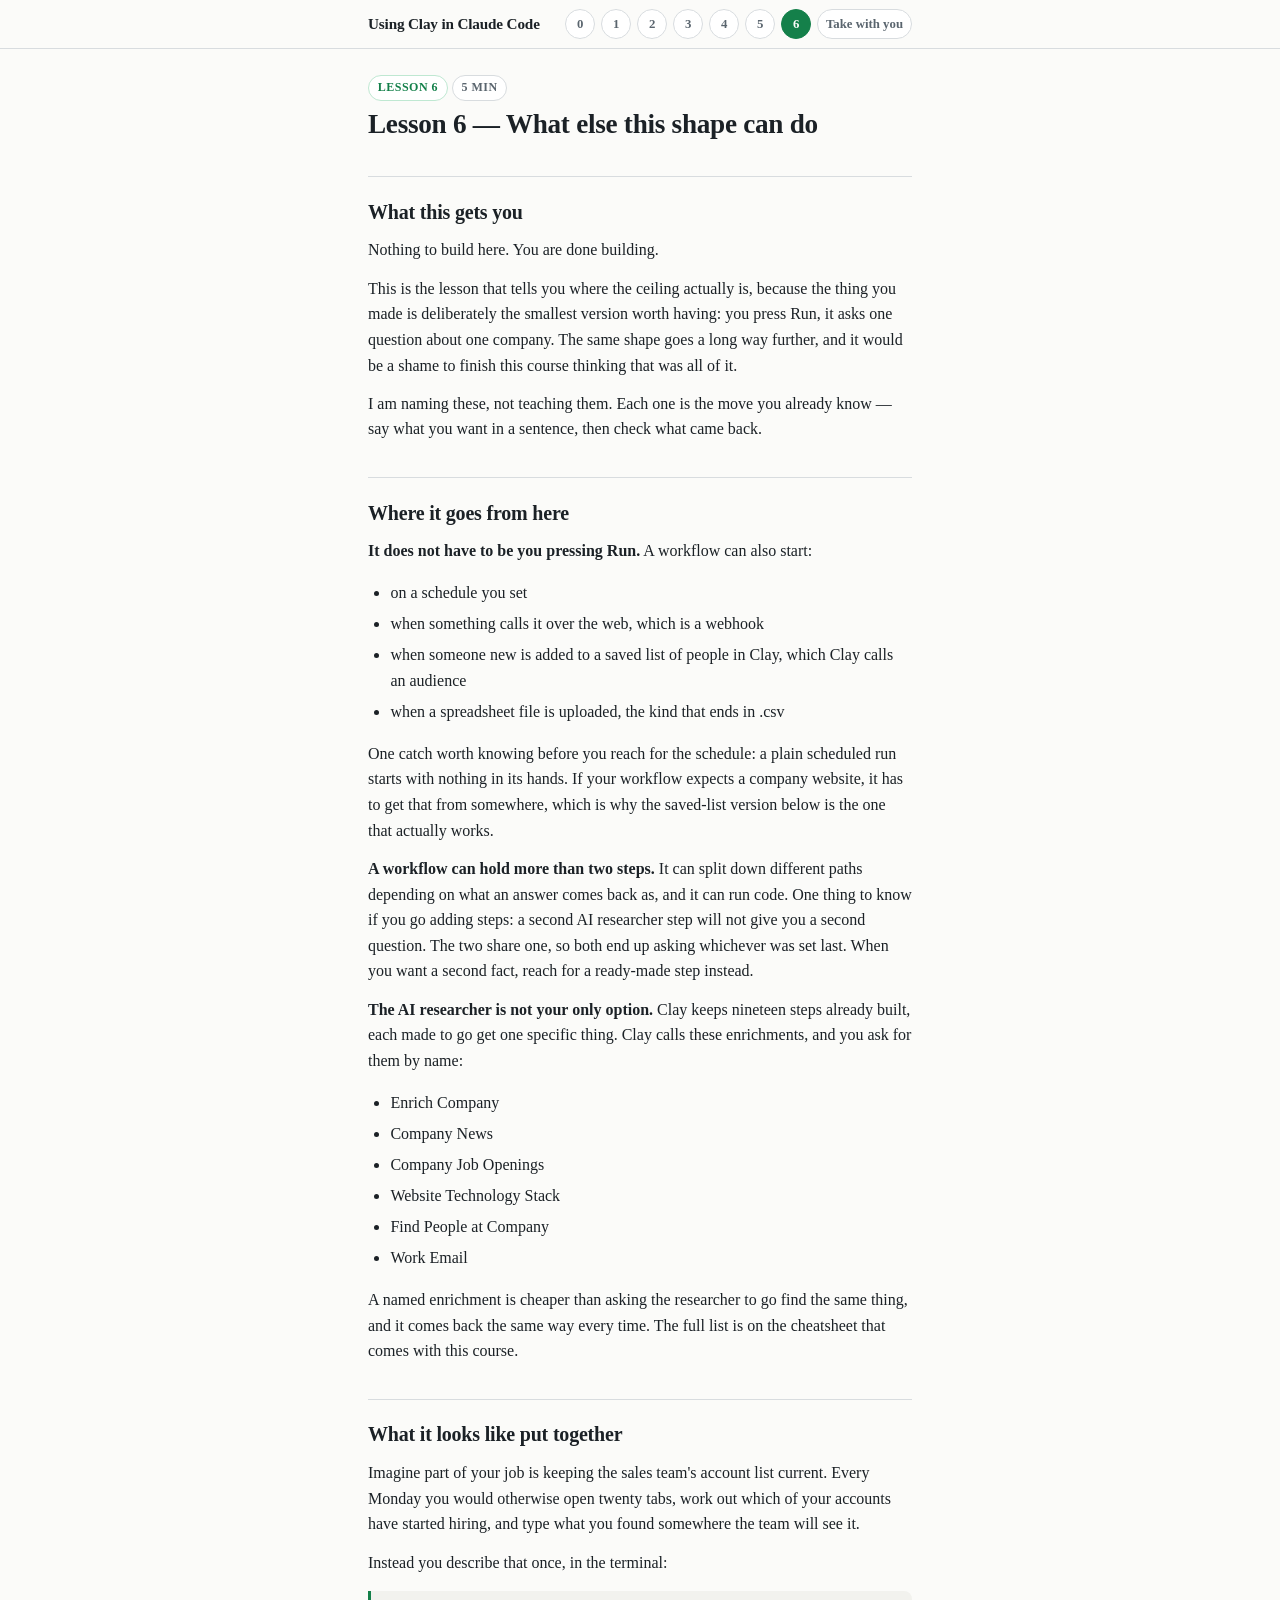
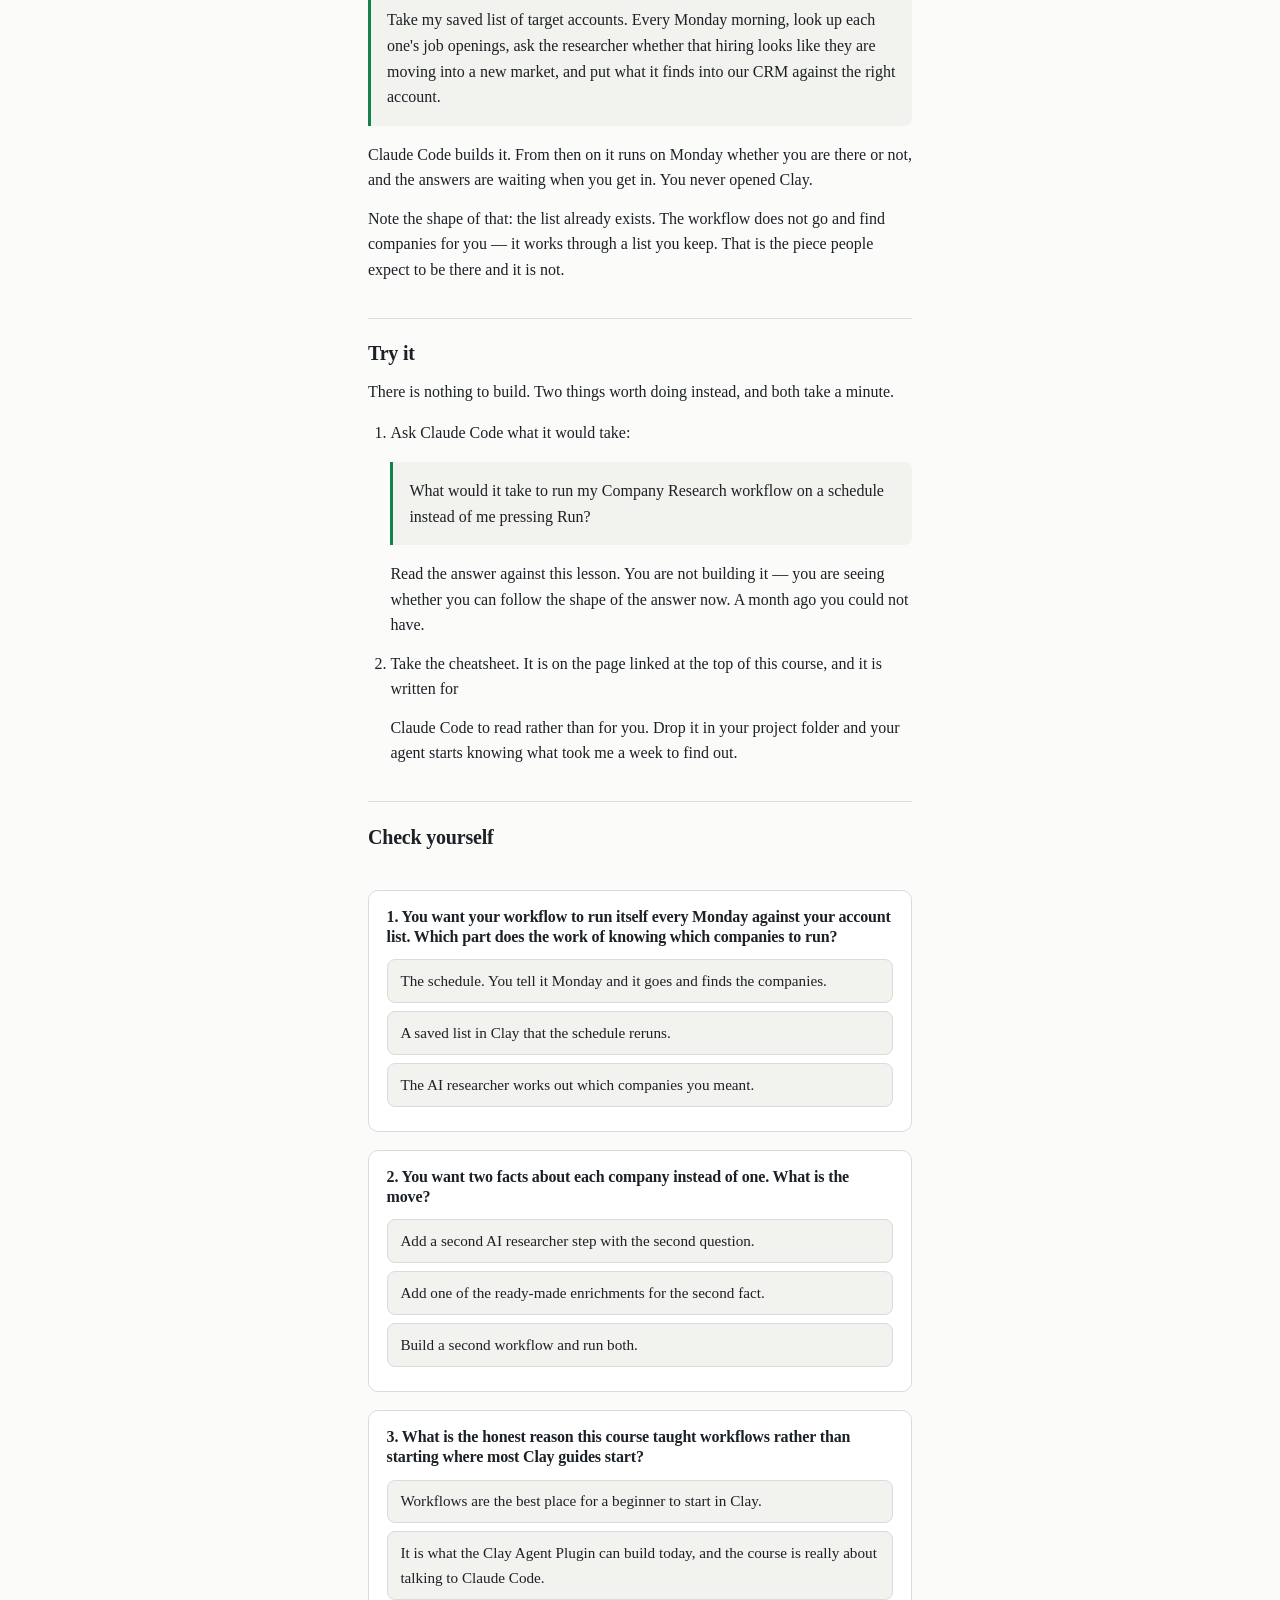
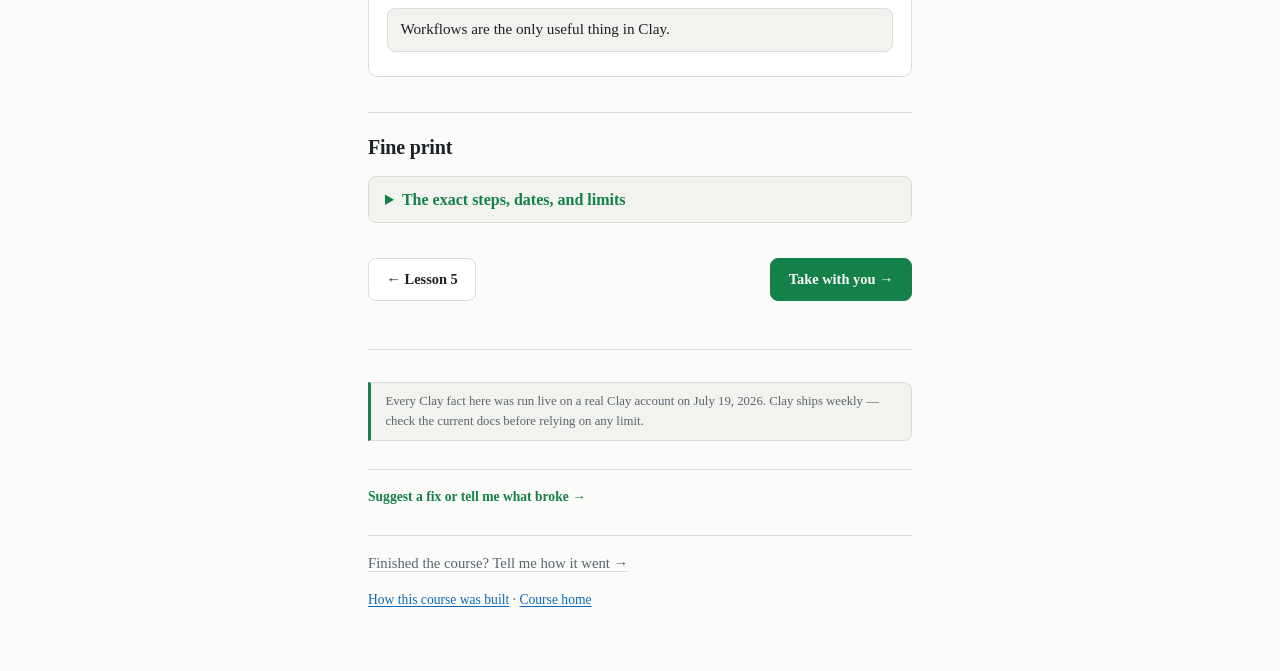
<file: docs/lesson-6.html>
<!DOCTYPE html>
<html lang="en">
<head>
<meta charset="utf-8">
<meta name="viewport" content="width=device-width, initial-scale=1">
<title>Lesson 6 — What else this shape can do · Using Clay in Claude Code</title>
<link rel="stylesheet" href="style.css">
</head>
<body class="">
<nav class="top-nav"><div class="top-nav-inner"><a class="brand" href="index.html">Using Clay in Claude Code</a><div class="nav-pills" aria-label="Lessons"><a class="nav-pill" data-lesson="0" href="lesson-0.html" title="Lesson 0">0</a><a class="nav-pill" data-lesson="1" href="lesson-1.html" title="Lesson 1">1</a><a class="nav-pill" data-lesson="2" href="lesson-2.html" title="Lesson 2">2</a><a class="nav-pill" data-lesson="3" href="lesson-3.html" title="Lesson 3">3</a><a class="nav-pill" data-lesson="4" href="lesson-4.html" title="Lesson 4">4</a><a class="nav-pill" data-lesson="5" href="lesson-5.html" title="Lesson 5">5</a><a class="nav-pill pill-current" data-lesson="6" href="lesson-6.html" title="Lesson 6" aria-current="page">6</a><a class="nav-pill nav-pill-text" href="gift.html">Take with you</a></div></div></nav>
<main class="lesson">
<header class="lesson-header">
<p class="lesson-badges"><span class="badge badge-num">Lesson 6</span> <span class="badge badge-time">5 min</span></p>
<h1>Lesson 6 — What else this shape can do</h1>
</header>
<article class="lesson-body">
<h2>What this gets you</h2>
<p>Nothing to build here. You are done building.</p>
<p>This is the lesson that tells you where the ceiling actually is, because the thing you made is deliberately the smallest version worth having: you press Run, it asks one question about one company. The same shape goes a long way further, and it would be a shame to finish this course thinking that was all of it.</p>
<p>I am naming these, not teaching them. Each one is the move you already know — say what you want in a sentence, then check what came back.</p>
<h2>Where it goes from here</h2>
<p><strong>It does not have to be you pressing Run.</strong> A workflow can also start:</p>
<ul>
<li>on a schedule you set</li>
<li>when something calls it over the web, which is a webhook</li>
<li>when someone new is added to a saved list of people in Clay, which Clay calls an audience</li>
<li>when a spreadsheet file is uploaded, the kind that ends in .csv</li>
</ul>
<p>One catch worth knowing before you reach for the schedule: a plain scheduled run starts with nothing in its hands. If your workflow expects a company website, it has to get that from somewhere, which is why the saved-list version below is the one that actually works.</p>
<p><strong>A workflow can hold more than two steps.</strong> It can split down different paths depending on what an answer comes back as, and it can run code. One thing to know if you go adding steps: a second AI researcher step will not give you a second question. The two share one, so both end up asking whichever was set last. When you want a second fact, reach for a ready-made step instead.</p>
<p><strong>The AI researcher is not your only option.</strong> Clay keeps nineteen steps already built, each made to go get one specific thing. Clay calls these enrichments, and you ask for them by name:</p>
<ul>
<li>Enrich Company</li>
<li>Company News</li>
<li>Company Job Openings</li>
<li>Website Technology Stack</li>
<li>Find People at Company</li>
<li>Work Email</li>
</ul>
<p>A named enrichment is cheaper than asking the researcher to go find the same thing, and it comes back the same way every time. The full list is on the cheatsheet that comes with this course.</p>
<h2>What it looks like put together</h2>
<p>Imagine part of your job is keeping the sales team's account list current. Every Monday you would otherwise open twenty tabs, work out which of your accounts have started hiring, and type what you found somewhere the team will see it.</p>
<p>Instead you describe that once, in the terminal:</p>
<blockquote><p>Take my saved list of target accounts. Every Monday morning, look up each one's job openings, ask the researcher whether that hiring looks like they are moving into a new market, and put what it finds into our CRM against the right account.</p></blockquote>
<p>Claude Code builds it. From then on it runs on Monday whether you are there or not, and the answers are waiting when you get in. You never opened Clay.</p>
<p>Note the shape of that: the list already exists. The workflow does not go and find companies for you — it works through a list you keep. That is the piece people expect to be there and it is not.</p>
<h2>Try it</h2>
<p>There is nothing to build. Two things worth doing instead, and both take a minute.</p>
<ol>
<li>Ask Claude Code what it would take:
<blockquote><p>What would it take to run my Company Research workflow on a schedule instead of me pressing Run?</p></blockquote>
<p>Read the answer against this lesson. You are not building it — you are seeing whether you can follow the shape of the answer now. A month ago you could not have.</p></li>
<li>Take the cheatsheet. It is on the page linked at the top of this course, and it is written for
<p>Claude Code to read rather than for you. Drop it in your project folder and your agent starts knowing what took me a week to find out.</p></li>
</ol>
<h2>Check yourself</h2>
<div class="quiz-section" id="quiz-root" data-lesson="6"><noscript><p class="quiz-noscript">These questions need JavaScript to run. Nothing is scored, so if it is switched off you can safely read on.</p></noscript></div>
<h2>Fine print</h2>
<details>
<summary>The exact steps, dates, and limits</summary>
<ul>
<li>The trigger types, node types and enrichment names above were read from the live plugin on July 19, 2026, not from documentation. Nineteen Clay-managed enrichments were listed by <code>clay functions list</code>; the trigger types were created and removed against a real workflow to confirm they are accepted.</li>
<li>"Contextless" is Clay's own word for what a plain scheduled run hands the workflow, which is why the working example is built on a saved list instead. A schedule pointed at an audience segment reruns every member of that segment, and that trigger was created and deleted live on July 19, 2026 to confirm it is accepted.</li>
<li>Sending results to a CRM is real: HubSpot, Salesforce, Attio and Pipedrive actions are all in the plugin's catalogue. This course does not walk through connecting one.</li>
<li>A second AI researcher step sharing the first one's question was verified live on July 19, 2026: adding a new research step to an existing workflow silently rewrote the first step's question, while both steps kept their own names.</li>
<li>Clay's Agent Plugin is in open beta and Workflows are at an earlier alpha stage and actively changing (Clay docs: clay-api-cli, checked Jul 18, 2026).</li>
</ul>
</details>
</article>
<nav class="lesson-nav"><a class="nav-prev" href="lesson-5.html">&larr; Lesson 5</a><a class="nav-next" href="gift.html">Take with you &rarr;</a></nav>
<footer class="site-footer">
<p class="banner">Every Clay fact here was run live on a real Clay account on July 19, 2026. Clay ships weekly — check the current docs before relying on any limit.</p>
<div class="feedback">
<a class="feedback-link" href="https://forms.gle/tWV7KC5qhFK3eYji7" target="_blank" rel="noopener">Suggest a fix or tell me what broke &rarr;</a>
</div>
<div class="feedback feedback-survey">
<a class="survey-link" href="https://forms.gle/2iZnLKvbZJThkieP9" target="_blank" rel="noopener">Finished the course? Tell me how it went &rarr;</a>
</div>
<p><a href="colophon.html">How this course was built</a> &middot; <a href="index.html">Course home</a></p>
</footer>
</main><script type="application/json" id="quiz-data">{"lesson": 6, "items": [{"q": "You want your workflow to run itself every Monday against your account list. Which part does the work of knowing which companies to run?", "options": [{"text": "The schedule. You tell it Monday and it goes and finds the companies.", "correct": false, "why": "A schedule only decides when. A plain scheduled run starts with nothing in its hands, so a workflow that expects a company website would fire with none. The list has to come from somewhere."}, {"text": "A saved list in Clay that the schedule reruns.", "correct": true, "why": "That is why the Monday-morning example starts with \"take my saved list.\" The list is the context. The schedule just decides when to walk it."}, {"text": "The AI researcher works out which companies you meant.", "correct": false, "why": "The researcher answers a question about a company you hand it. Choosing which companies to hand it is a different job, and that is what the saved list is for."}]}, {"q": "You want two facts about each company instead of one. What is the move?", "options": [{"text": "Add a second AI researcher step with the second question.", "correct": false, "why": "This is the one that catches people. Two researcher steps share a single question, so both end up asking whichever was set last, and you pay twice for one answer."}, {"text": "Add one of the ready-made enrichments for the second fact.", "correct": true, "why": "A named step like Company News or Work Email has its own settings, costs less than asking the researcher to go hunting, and returns the same shape every time."}, {"text": "Build a second workflow and run both.", "correct": false, "why": "It would work, and it is more moving parts than you need. A second step in the workflow you already have is simpler, and a ready-made one is cheaper than a second researcher."}]}, {"q": "What is the honest reason this course taught workflows rather than starting where most Clay guides start?", "options": [{"text": "Workflows are the best place for a beginner to start in Clay.", "correct": false, "why": "Most people who know Clay would point a beginner at the spreadsheet first, and they would be right. Workflows are what this particular route can build."}, {"text": "It is what the Clay Agent Plugin can build today, and the course is really about talking to Claude Code.", "correct": true, "why": "The workflow was the thing you built while learning the actual skill. The plugin is in open beta and will do more later; the asking is the part that transfers."}, {"text": "Workflows are the only useful thing in Clay.", "correct": false, "why": "Not close. Clay's spreadsheet side is where most of the work happens for most people, and this route simply does not reach it yet."}]}]}</script>
<script src="quiz.js"></script>
<script src="interactions.js"></script>
</body>
</html>
</file>
<file: docs/style.css>
/* Course site — dark-first, stock-terminal accent scheme. No external fonts. */

:root {
  /* Family tokens — matched to boer-lab.github.io (portfolio) 2026-07-19 */
  --bg: #0f1411;            /* portfolio --paper */
  --bg-raise: #161d18;      /* portfolio --card */
  --bg-inset: #152319;      /* portfolio --acc-soft */
  --ink: #e6e9e1;           /* portfolio --ink */
  --ink-dim: #96a097;       /* portfolio --mut */
  --line: #232b24;          /* portfolio --line */
  --accent: #57bb8d;        /* portfolio --acc */
  --accent-dim: #2a5942;
  --bad: #c96060;
  --bad-dim: #4a2727;
  --link: #57bb8d;          /* links carry the family green */
  --amber: #cfa14b;         /* portfolio secondary */
  --code-bg: #161d18;
  --slot-border: #3a473d;
  --serif: Georgia, "Times New Roman", serif;
  --mono: ui-monospace, "SF Mono", Menlo, monospace;
}

@media (prefers-color-scheme: light) {
  :root {
    --bg: #fbfbf9;
    --bg-raise: #ffffff;
    --bg-inset: #f2f2ee;
    --ink: #1b2126;
    --ink-dim: #5a656e;
    --line: #d8dcdf;
    --accent: #14804a;
    --accent-dim: #bfe8d2;
    --bad: #b04343;
    --bad-dim: #f3d8d8;
    --link: #0b6bb8;
    --code-bg: #eef0f2;
    --slot-border: #a9b2ba;
  }
}

* { box-sizing: border-box; }

html { -webkit-text-size-adjust: 100%; }

body {
  margin: 0;
  background: var(--bg);
  color: var(--ink);
  font-family: var(--serif);
  font-variant-numeric: tabular-nums;
  line-height: 1.6;
  font-size: 1rem;
}

main {
  max-width: 72ch;
  margin: 0 auto;
  padding: 1.5rem 1rem 3rem;
}

h1, h2, h3 { line-height: 1.25; letter-spacing: -0.01em; }
h1 { font-size: 1.7rem; margin: 0.4rem 0 0.8rem; }
h2 { font-size: 1.25rem; margin: 2.2rem 0 0.6rem; border-top: 1px solid var(--line); padding-top: 1.4rem; }
h3 { font-size: 1.05rem; margin: 1.6rem 0 0.4rem; }

a { color: var(--link); text-decoration-thickness: 1px; text-underline-offset: 2px; }
a:hover { text-decoration-thickness: 2px; }

p { margin: 0.8rem 0; }

code {
  font-family: var(--mono);
  font-size: 0.9em;
  background: var(--code-bg);
  padding: 0.1em 0.35em;
  border-radius: 4px;
}

pre {
  background: var(--code-bg);
  border: 1px solid var(--line);
  border-radius: 8px;
  padding: 0.9rem 1rem;
  overflow-x: auto;
  line-height: 1.45;
}
pre code { background: none; padding: 0; font-size: 0.85rem; }

blockquote {
  margin: 1rem 0;
  padding: 0.2rem 1rem;
  border-left: 3px solid var(--accent);
  background: var(--bg-inset);
  border-radius: 0 8px 8px 0;
  color: var(--ink);
}

/* Gift page: two downloads sitting side by side under the title. */
.gift-download {
  display: inline-block;
  margin: 0 0.6rem 0.5rem 0;
  padding: 0.45rem 0.9rem;
  border: 1px solid var(--accent-dim);
  border-radius: 8px;
  background: var(--bg-inset);
  color: var(--accent);
  text-decoration: none;
  font-size: 0.95rem;
}
.gift-download:hover { border-color: var(--accent); background: var(--bg-raise); }

/* The end-of-course survey, lesson 5 only. Sits under the report-a-problem link
   and is deliberately quieter than it: one is a bug report, one is a favour. */
.feedback-survey { margin-top: 0.4rem; }
.survey-link {
  font-size: 0.92rem;
  color: var(--ink-dim);
  text-decoration: none;
  border-bottom: 1px solid var(--line);
}
.survey-link:hover { color: var(--accent); border-bottom-color: var(--accent); }
.feedback-survey.feedback-final .survey-link {
  color: var(--accent);
  font-size: 1rem;
  border-bottom-color: var(--accent);
}

/* Tables (lesson 4's "what to do with each part" grid). The wrapper keeps a wide
   table scrolling inside itself on a phone rather than widening the page. */
.table-wrap { overflow-x: auto; margin: 1.1rem 0; }
table {
  border-collapse: collapse;
  width: 100%;
  min-width: 22rem;
  font-size: 0.95rem;
}
thead th {
  text-align: left;
  font-family: var(--serif);
  font-weight: 700;
  color: var(--ink);
  background: var(--bg-inset);
  border-bottom: 2px solid var(--accent-dim);
  padding: 0.6rem 0.75rem;
}
tbody td {
  padding: 0.6rem 0.75rem;
  border-bottom: 1px solid var(--line);
  vertical-align: top;
  color: var(--ink);
}
tbody tr:last-child td { border-bottom: none; }

/* Real screenshots. Framed like a card so a light UI shot does not float on the
   dark page; the link wrapper lets a reader open the full-size image. */
figure.shot { margin: 1.3rem 0; }
figure.shot img {
  display: block;
  max-width: 100%;
  height: auto;
  border: 1px solid var(--line);
  border-radius: 10px;
  background: var(--bg-raise);
}
figure.shot.shot-inline svg {
  display: block;
  width: 100%;
  height: auto;
  border: 1px solid var(--line);
  border-radius: 10px;
}

figure.shot figcaption {
  margin-top: 0.5rem;
  font-size: 0.85rem;
  color: var(--ink-dim);
  line-height: 1.4;
}

ul, ol { padding-left: 1.4rem; }
li { margin: 0.35rem 0; }

details {
  background: var(--bg-inset);
  border: 1px solid var(--line);
  border-radius: 8px;
  padding: 0.6rem 1rem;
  margin: 1rem 0;
}
summary { cursor: pointer; font-weight: 600; color: var(--accent); }

hr { border: none; border-top: 1px solid var(--line); margin: 2rem 0; }

/* -------------------------------------------------------- embedded media */

img, video { max-width: 100%; height: auto; }

figure { margin: 1.4rem 0; }        /* kill the UA's 40px side margins */
figcaption { font-size: 0.85rem; color: var(--ink-dim); margin-top: 0.5rem; }

.nb-asset { text-align: center; }
.nb-asset video { display: block; width: 100%; }
/* portrait infographic: sane width in the column, click-through opens full size */
.nb-asset img { display: block; width: min(100%, 420px); margin: 0 auto; }
.nb-asset a { display: inline-block; max-width: 100%; }

/* ---------------------------------------------------------------- badges + header */

.crumbs { font-size: 0.85rem; margin: 0 0 0.6rem; }
.lesson-badges { margin: 0 0 0.2rem; }

.badge {
  display: inline-block;
  font-size: 0.75rem;
  font-weight: 600;
  letter-spacing: 0.04em;
  text-transform: uppercase;
  padding: 0.15rem 0.55rem;
  border-radius: 999px;
  border: 1px solid var(--line);
  color: var(--ink-dim);
  background: var(--bg-raise);
}
.badge-num { color: var(--accent); border-color: var(--accent-dim); }

/* ---------------------------------------------------------------- top nav bar */

.top-nav {
  position: sticky;
  top: 0;
  z-index: 50;
  /* positioning context for .read-progress */
  background: var(--bg);
  background: color-mix(in srgb, var(--bg) 90%, transparent);
  backdrop-filter: blur(8px);
  -webkit-backdrop-filter: blur(8px);
  border-bottom: 1px solid var(--line);
}
.top-nav-inner {
  max-width: 72ch;
  margin: 0 auto;
  padding: 0.55rem 1rem;
  display: flex;
  align-items: center;
  justify-content: space-between;
  gap: 0.9rem;
}
.brand {
  font-weight: 700;
  font-size: 0.95rem;
  letter-spacing: -0.01em;
  color: var(--ink);
  text-decoration: none;
  white-space: nowrap;
}
.brand:hover { color: var(--accent); }

.nav-pills {
  display: flex;
  align-items: center;
  gap: 0.35rem;
  flex-wrap: nowrap;
  max-width: 100%;
  overflow-x: auto;               /* mobile: pills scroll, never wrap-break */
  -webkit-overflow-scrolling: touch;
  scrollbar-width: none;
}
.nav-pills::-webkit-scrollbar { display: none; }

.nav-pill {
  flex: 0 0 auto;
  display: inline-flex;
  align-items: center;
  justify-content: center;
  min-width: 1.9rem;
  height: 1.9rem;
  padding: 0 0.5rem;
  border: 1px solid var(--line);
  border-radius: 999px;
  background: var(--bg-raise);
  color: var(--ink-dim);
  font-size: 0.8rem;
  font-weight: 600;
  text-decoration: none;
}
.nav-pill:hover { border-color: var(--accent); color: var(--ink); }
.nav-pill.pill-done { color: var(--accent); border-color: var(--accent-dim); }
.nav-pill.pill-done::after { content: "\2713"; font-size: 0.65em; margin-left: 0.3em; }
.nav-pill.pill-current { background: var(--accent); border-color: var(--accent); color: var(--bg); }
.nav-pill.pill-current.pill-done { color: var(--bg); }

@media (max-width: 560px) {
  .top-nav-inner { flex-wrap: wrap; gap: 0.3rem 0.9rem; padding: 0.5rem 0.8rem; }
  .brand { font-size: 0.9rem; }
}

/* ---------------------------------------------------------------- lesson nav (bottom) */

.lesson-nav {
  display: flex;
  justify-content: space-between;
  gap: 1rem;
  margin: 2.2rem 0 1rem;
  font-size: 0.9rem;
}
.lesson-nav a {
  display: inline-block;
  padding: 0.55rem 1.1rem;
  border: 1px solid var(--line);
  border-radius: 8px;
  background: var(--bg-raise);
  color: var(--ink);
  font-weight: 600;
  text-decoration: none;
}
.lesson-nav a:hover { border-color: var(--accent); }
.lesson-nav .nav-next {
  background: var(--accent);
  border-color: var(--accent);
  color: var(--bg);
}
.lesson-nav .nav-next:hover { filter: brightness(1.12); }

/* ---------------------------------------------------------------- placeholder slots */

.slot { margin: 1.4rem 0; }

.slot-screenshot .slot-frame {
  border: 2px dashed var(--slot-border);
  border-radius: 10px;
  padding: 2.2rem 1rem;
  text-align: center;
  color: var(--ink-dim);
  font-size: 0.85rem;
  letter-spacing: 0.06em;
  text-transform: uppercase;
  background: var(--bg-inset);
}
.slot-screenshot figcaption {
  font-size: 0.85rem;
  color: var(--ink-dim);
  margin-top: 0.5rem;
  font-style: italic;
}
figure.slot { margin-left: 0; margin-right: 0; }

.slot-pending {
  border: 1px dashed var(--slot-border);
  border-radius: 8px;
  padding: 0.5rem 0.9rem;
  color: var(--ink-dim);
  font-size: 0.8rem;
  background: var(--bg-inset);
}

/* ---------------------------------------------------------------- quiz */

.quiz-section { margin-top: 2.5rem; }

.quiz-item {
  background: var(--bg-raise);
  border: 1px solid var(--line);
  border-radius: 10px;
  padding: 1rem 1.1rem;
  margin: 1.1rem 0;
}
.quiz-item.was-correct { border-color: var(--accent); }
.quiz-item.was-incorrect { border-color: var(--bad); }

.quiz-q { margin: 0 0 0.8rem; font-size: 1rem; }

.quiz-option { margin: 0.5rem 0; }

.quiz-choice {
  display: block;
  width: 100%;
  text-align: left;
  font: inherit;
  font-size: 0.95rem;
  color: var(--ink);
  background: var(--bg-inset);
  border: 1px solid var(--line);
  border-radius: 8px;
  padding: 0.55rem 0.8rem;
  cursor: pointer;
}
.quiz-choice:hover:not(:disabled) { border-color: var(--accent); }
.quiz-choice:disabled { cursor: default; opacity: 0.9; }

.opt-correct > .quiz-choice { border-color: var(--accent); background: var(--accent-dim); }
.opt-incorrect.opt-chosen > .quiz-choice { border-color: var(--bad); background: var(--bad-dim); }

.quiz-why {
  font-size: 0.85rem;
  color: var(--ink-dim);
  margin: 0.3rem 0 0.2rem;
  padding-left: 0.8rem;
  border-left: 2px solid var(--line);
}
.opt-correct .quiz-why { border-left-color: var(--accent); }
.opt-incorrect.opt-chosen .quiz-why { border-left-color: var(--bad); }

.quiz-verdict { font-weight: 700; margin: 0.6rem 0 0.2rem; }
.quiz-verdict.ok { color: var(--accent); }
.quiz-verdict.bad { color: var(--bad); }

.quiz-prior { font-size: 0.85rem; color: var(--ink-dim); }

.quiz-score {
  border: 1px solid var(--accent);
  border-radius: 10px;
  padding: 0.8rem 1rem;
  background: var(--bg-raise);
}
.quiz-score-line { font-weight: 700; margin: 0; color: var(--accent); }
.quiz-score-note { margin: 0.3rem 0 0; font-size: 0.9rem; color: var(--ink-dim); }

/* ---------------------------------------------------------------- landing page */

.landing-header h1 { font-size: 1.9rem; }
.byline { color: var(--ink-dim); font-size: 0.95rem; margin-top: -0.3rem; }
.total-time { color: var(--ink-dim); font-size: 0.9rem; }

.banner {
  font-size: 0.8rem;
  color: var(--ink-dim);
  border: 1px solid var(--line);
  border-left: 3px solid var(--accent);
  border-radius: 0 8px 8px 0;
  padding: 0.5rem 0.9rem;
  background: var(--bg-inset);
}

.course-progress {
  display: flex;
  align-items: center;
  gap: 0.8rem;
  margin: 1rem 0;
  font-size: 0.85rem;
  color: var(--ink-dim);
}
.course-progress-track {
  flex: 1;
  height: 6px;
  background: var(--bg-inset);
  border: 1px solid var(--line);
  border-radius: 999px;
  overflow: hidden;
}
.course-progress-fill {
  display: block;
  height: 100%;
  width: 0;
  background: var(--accent);
  border-radius: 999px;
  transition: width 0.3s ease;
}

.lesson-list { list-style: none; padding: 0; margin: 1.5rem 0; }

.lesson-card { margin: 0.6rem 0; }
.lesson-card a {
  display: flex;
  align-items: center;
  gap: 0.8rem;
  flex-wrap: wrap;
  text-decoration: none;
  color: var(--ink);
  background: var(--bg-raise);
  border: 1px solid var(--line);
  border-radius: 10px;
  padding: 0.8rem 1rem;
}
.lesson-card a:hover { border-color: var(--accent); }
.card-title { flex: 1 1 12rem; font-weight: 600; }

.progress-chip {
  font-size: 0.8rem;
  min-width: 2.6rem;
  text-align: center;
  color: var(--ink-dim);
}
.progress-chip.chip-done,
.progress-chip.chip-perfect {
  border: 1px solid var(--line);
  border-radius: 999px;
  padding: 0.1rem 0.5rem;
}
.progress-chip.chip-perfect { color: var(--accent); border-color: var(--accent-dim); }

.landing-extras { margin: 2rem 0; }
.sop-link { font-weight: 700; }

.download { font-size: 0.9rem; }

/* ---------------------------------------------------------------- footer */

.site-footer {
  margin-top: 3rem;
  border-top: 1px solid var(--line);
  padding-top: 1.2rem;
  font-size: 0.85rem;
  color: var(--ink-dim);
}

/* ---------------------------------------------------------------- small screens */

@media (max-width: 420px) {
  main { padding: 1rem 0.8rem 2.5rem; }
  h1 { font-size: 1.35rem; }
  .landing-header h1 { font-size: 1.45rem; }
  pre { padding: 0.7rem 0.8rem; }
  .lesson-card a { padding: 0.7rem 0.8rem; }
}

/* ---------------------------------------------------------------- print */

@media print {
  :root {
    --bg: #ffffff;
    --bg-raise: #ffffff;
    --bg-inset: #f5f5f5;
    --ink: #000000;
    --ink-dim: #444444;
    --line: #bbbbbb;
    --accent: #14663d;
    --bad: #8c2f2f;
    --link: #000000;
    --code-bg: #f5f5f5;
  }
  body { font-size: 11pt; }
  .lesson-nav, .crumbs, .course-progress { display: none; }
  a { text-decoration: none; color: inherit; }
  pre, blockquote, .quiz-item, .slot { break-inside: avoid; }
  .quiz-why { display: block !important; }
  .quiz-choice { border: 1px solid #999; }
}

/* ---------------------------------------------------------------- landing subtitle */

.subtitle {
  font-size: 1.05rem;
  font-weight: 600;
  color: var(--ink-dim);
  margin: -0.2rem 0 0.6rem;
}

/* ---------------------------------------------------------------- forms (FormSubmit) */

.fs-form label {
  display: block;
  font-size: 0.85rem;
  color: var(--ink-dim);
  margin: 0.6rem 0;
}
.fs-form input[type="text"],
.fs-form input[type="email"],
.fs-form textarea {
  display: block;
  width: 100%;
  margin-top: 0.25rem;
  font: inherit;
  font-size: 0.95rem;
  color: var(--ink);
  background: var(--bg-inset);
  border: 1px solid var(--line);
  border-radius: 8px;
  padding: 0.45rem 0.7rem;
}
.fs-form input:focus,
.fs-form textarea:focus { outline: none; border-color: var(--accent); }
.fs-form .fs-honey {          /* honeypot: visually gone, present for bots */
  position: absolute !important;
  left: -9999px !important;
  width: 1px; height: 1px;
  opacity: 0;
}
.fs-actions { margin: 0.8rem 0 0.2rem; }
.fs-form button,
.gates-actions button {
  font: inherit;
  font-size: 0.9rem;
  font-weight: 600;
  cursor: pointer;
  padding: 0.5rem 1.1rem;
  border: 1px solid var(--line);
  border-radius: 8px;
  background: var(--bg-raise);
  color: var(--ink);
}
.fs-form button:hover,
.gates-actions button:hover { border-color: var(--accent); }
.btn-accent,
.fs-form button.btn-accent {
  background: var(--accent);
  border-color: var(--accent);
  color: var(--bg);
}
.fs-thanks { color: var(--accent); font-weight: 600; }

.sop-gate {
  border: 1px solid var(--line);
  border-radius: 10px;
  background: var(--bg-raise);
  padding: 0.9rem 1.1rem;
  margin: 1rem 0;
}
.gate-lead { margin-top: 0; font-size: 0.9rem; }
.gate-skip { font-size: 0.8rem; margin-bottom: 0; }
.gate-skip a { color: var(--ink-dim); }
#sop-download.gated { display: none; }
.license-line { color: var(--ink-dim); }

.feedback { margin: 1rem 0; }
.feedback summary { font-weight: 600; font-size: 0.85rem; color: var(--ink-dim); }
.feedback[open] summary { color: var(--accent); }

/* ---------------------------------------------------------------- interactive widgets */

.interactive-root { margin: 1.4rem 0; }

/* --- Lesson 2: spot the lie --- */

.spotlie-item {
  background: var(--bg-raise);
  border: 1px solid var(--line);
  border-radius: 10px;
  padding: 0.9rem 1rem;
  margin: 1rem 0;
}
.spotlie-item.was-correct { border-color: var(--accent); }
.spotlie-item.was-incorrect { border-color: var(--bad); }
.spotlie-excerpt {
  display: block;
  width: 100%;
  text-align: left;
  font: inherit;
  font-size: 0.95rem;
  font-style: italic;
  line-height: 1.55;
  cursor: pointer;
  color: var(--ink);
  background: var(--code-bg);
  border: 1px solid var(--line);
  border-radius: 8px;
  padding: 0.6rem 0.8rem;
}
.spotlie-excerpt:hover:not(:disabled) { border-color: var(--accent); }
.spotlie-excerpt:disabled { cursor: default; }
.spotlie-verdict {
  margin: 0.5rem 0 0;
  font-size: 0.78rem;
  font-weight: 700;
  letter-spacing: 0.05em;
  text-transform: uppercase;
  color: var(--ink-dim);
}
.spotlie-verdict .v-grounded { color: var(--accent); }
.spotlie-verdict .v-asserted { color: var(--bad); }
.spotlie-why {
  font-size: 0.85rem;
  color: var(--ink-dim);
  margin: 0.5rem 0 0;
  padding-left: 0.8rem;
  border-left: 2px solid var(--line);
}
.spotlie-item.was-correct .spotlie-why { border-left-color: var(--accent); }
.spotlie-item.was-incorrect .spotlie-why { border-left-color: var(--bad); }
.spotlie-actions { margin: 1rem 0 0.2rem; }

/* --- Lesson 4: place the gates --- */

.gates-legend {
  display: flex;
  flex-wrap: wrap;
  gap: 0.4rem;
  margin: 0.8rem 0;
}
.gate-chip {
  font: inherit;
  font-size: 0.85rem;
  font-weight: 600;
  cursor: pointer;
  border: 1px solid var(--line);
  border-radius: 999px;
  padding: 0.3rem 0.8rem;
  background: var(--bg-raise);
  color: var(--ink);
}
.gate-chip:hover { border-color: var(--accent); }
.gate-chip.selected { background: var(--accent); border-color: var(--accent); color: var(--bg); }
.gate-chip.placed:not(.selected) { opacity: 0.55; }
.gates-hint { font-size: 0.85rem; color: var(--ink-dim); margin: 0.4rem 0; }

.gates-pipe { margin: 1rem 0; }
.pipe-stage {
  display: flex;
  align-items: center;
  justify-content: space-between;
  gap: 0.8rem;
  border: 1px solid var(--line);
  border-radius: 10px;
  background: var(--bg-raise);
  padding: 0.55rem 0.9rem;
  font-weight: 600;
}
.pipe-between {
  display: flex;
  align-items: center;
  gap: 0.6rem;
  padding: 0.2rem 0 0.2rem 1.3rem;
  color: var(--ink-dim);
}
.pipe-arrow { font-size: 0.85rem; }
.gate-slot {
  font: inherit;
  font-size: 0.75rem;
  cursor: pointer;
  color: var(--ink-dim);
  border: 1px dashed var(--slot-border);
  border-radius: 999px;
  padding: 0.2rem 0.7rem;
  background: var(--bg-inset);
  min-width: 5.2rem;
}
.gate-slot:hover { border-color: var(--accent); color: var(--ink); }
.gate-slot.filled {
  border-style: solid;
  border-color: var(--accent);
  color: var(--accent);
  font-weight: 600;
}
.gate-slot.slot-ok { border-style: solid; border-color: var(--accent); background: var(--accent-dim); color: var(--ink); }
.gate-slot.slot-bad { border-style: solid; border-color: var(--bad); background: var(--bad-dim); color: var(--ink); }
.gates-actions { display: flex; gap: 0.6rem; margin: 0.9rem 0; }
.gates-result { margin: 0.8rem 0; }
.gates-result .g-verdict { font-weight: 700; }
.gates-result .g-ok { color: var(--accent); }
.gates-result .g-bad { color: var(--bad); }
.gates-explain {
  font-size: 0.88rem;
  color: var(--ink-dim);
  margin: 0.5rem 0;
  padding-left: 0.8rem;
  border-left: 2px solid var(--line);
}
.gates-explain.g-right { border-left-color: var(--accent); }
.gates-explain.g-wrong { border-left-color: var(--bad); }

/* --- flashcards --- */

.fc-intro { color: var(--ink-dim); font-size: 0.9rem; }
#fc-root { margin: 1.4rem 0; perspective: 1200px; }
.fc-card {
  display: grid;                 /* both faces share the cell → natural height */
  width: 100%;
  min-height: 220px;
  cursor: pointer;
  border: 0;
  background: none;
  padding: 0;
  font: inherit;
  text-align: left;
  color: inherit;
  transform-style: preserve-3d;
  transition: transform 0.45s;
}
.fc-card.flipped { transform: rotateY(180deg); }
.fc-face {
  grid-area: 1 / 1;
  display: flex;
  flex-direction: column;
  justify-content: center;
  backface-visibility: hidden;
  -webkit-backface-visibility: hidden;
  border: 1px solid var(--line);
  border-radius: 12px;
  background: var(--bg-raise);
  padding: 1.4rem 1.5rem;
  font-size: 1.05rem;
  line-height: 1.5;
}
.fc-back { transform: rotateY(180deg); border-color: var(--accent-dim); }
.fc-tag {
  font-size: 0.7rem;
  font-weight: 700;
  letter-spacing: 0.08em;
  text-transform: uppercase;
  color: var(--ink-dim);
  margin-bottom: 0.6rem;
}
.fc-back .fc-tag { color: var(--accent); }
.fc-controls {
  display: flex;
  align-items: center;
  justify-content: space-between;
  gap: 0.6rem;
  margin: 0.9rem 0 0.3rem;
}
.fc-controls button {
  font: inherit;
  font-size: 0.9rem;
  font-weight: 600;
  cursor: pointer;
  padding: 0.45rem 0.95rem;
  border: 1px solid var(--line);
  border-radius: 8px;
  background: var(--bg-raise);
  color: var(--ink);
}
.fc-controls button:hover { border-color: var(--accent); }
.fc-progress { font-size: 0.85rem; color: var(--ink-dim); white-space: nowrap; }
.fc-hint { font-size: 0.8rem; color: var(--ink-dim); text-align: center; margin: 0.3rem 0 0; }
.fc-listtoggle { margin: 1.2rem 0; font-size: 0.85rem; }
.fc-listtoggle button {
  font: inherit;
  font-size: 0.85rem;
  cursor: pointer;
  border: none;
  background: none;
  color: var(--link);
  text-decoration: underline;
  padding: 0;
}
#fc-list.fc-hidden { display: none; }
.fc-list-hint { color: var(--ink-dim); font-size: 0.9rem; }

@media (max-width: 420px) {
  .fc-face { padding: 1rem 1.1rem; font-size: 0.98rem; }
  .fc-controls { flex-wrap: wrap; }
}

/* ---------------------------------------------------------------- print (additions) */

@media print {
  .top-nav, .feedback, .fc-controls, .fc-hint, .fc-listtoggle,
  .sop-gate, .spotlie-actions, .gates-actions, .gates-legend { display: none; }
  .spotlie-why, .gates-explain { display: block !important; }
  #fc-list.fc-hidden { display: block; }
  #sop-download.gated { display: block; }
}

/* feedback popup (lessons 2 & 4, once each) */
.fb-popup{position:fixed;right:16px;bottom:16px;z-index:60;max-width:320px;background:var(--surface,#16181d);border:1px solid var(--accent,#37c26a);border-radius:10px;padding:14px 16px;box-shadow:0 8px 28px rgba(0,0,0,.5)}
.fb-popup p{margin:0 0 10px}
.fb-popup-actions{display:flex;gap:10px;margin:0}
.fb-popup-actions button{cursor:pointer}
.fb-popup #fbpop-close{background:none;border:1px solid var(--muted,#444);color:inherit;border-radius:7px;padding:6px 12px}
@media (max-width:480px){.fb-popup{left:12px;right:12px;max-width:none}}
.feedback-final{border:1px solid var(--accent,#37c26a);border-radius:10px;padding:10px}
.feedback-final>summary{font-weight:700}

/* course hook — the welcome line above the author's opener (family accent) */
.course-hook{font-size:1.15rem;line-height:1.5;color:var(--accent);border-left:3px solid var(--accent);padding:10px 14px;background:var(--bg-inset);border-radius:0 8px 8px 0;margin:0 0 20px}

/* feedback link (footer of every page; prominent on lesson 5) */
.feedback{margin:28px 0 0;padding-top:16px;border-top:1px solid var(--line)}
.feedback-link{display:inline-block;color:var(--accent);font-weight:600;text-decoration:none}
.feedback-link:hover{text-decoration:underline}
.feedback-final{background:var(--bg-inset);border:1px solid var(--accent);border-radius:8px;padding:14px 16px;text-align:center}
.feedback-final .feedback-link{font-size:1.05rem}

/* Prerequisites on the landing page. These used to live only in a collapsed
   fine-print box three pages in, which stranded every Windows reader after they
   had already installed software. */
.prereqs {
  margin: 1.6rem 0 0;
  padding: 1rem 1.2rem;
  background: var(--bg-inset);
  border: 1px solid var(--line);
  border-left: 3px solid var(--accent);
  border-radius: 0 10px 10px 0;
}
.prereqs h2 {
  margin: 0 0 0.5rem;
  font-size: 1rem;
  letter-spacing: 0.02em;
  text-transform: uppercase;
  color: var(--ink-dim);
}
.prereqs ul { margin: 0; padding-left: 1.2rem; }
.prereqs li { margin: 0.3rem 0; font-size: 0.95rem; }

/* Reading-progress bar, pinned under the sticky nav. Width is driven by
   interactions.js on scroll; it starts at zero so a page that never scrolls
   never shows one. Respects reduced-motion by dropping the easing, not the bar. */
.read-progress {
  position: absolute;
  left: 0;
  bottom: -1px;
  height: 2px;
  width: 0;
  background: linear-gradient(90deg, var(--accent-dim), var(--accent));
  transition: width 120ms linear;
  will-change: width;
  pointer-events: none;
}
@media (prefers-reduced-motion: reduce) {
  .read-progress { transition: none; }
}
</file>
